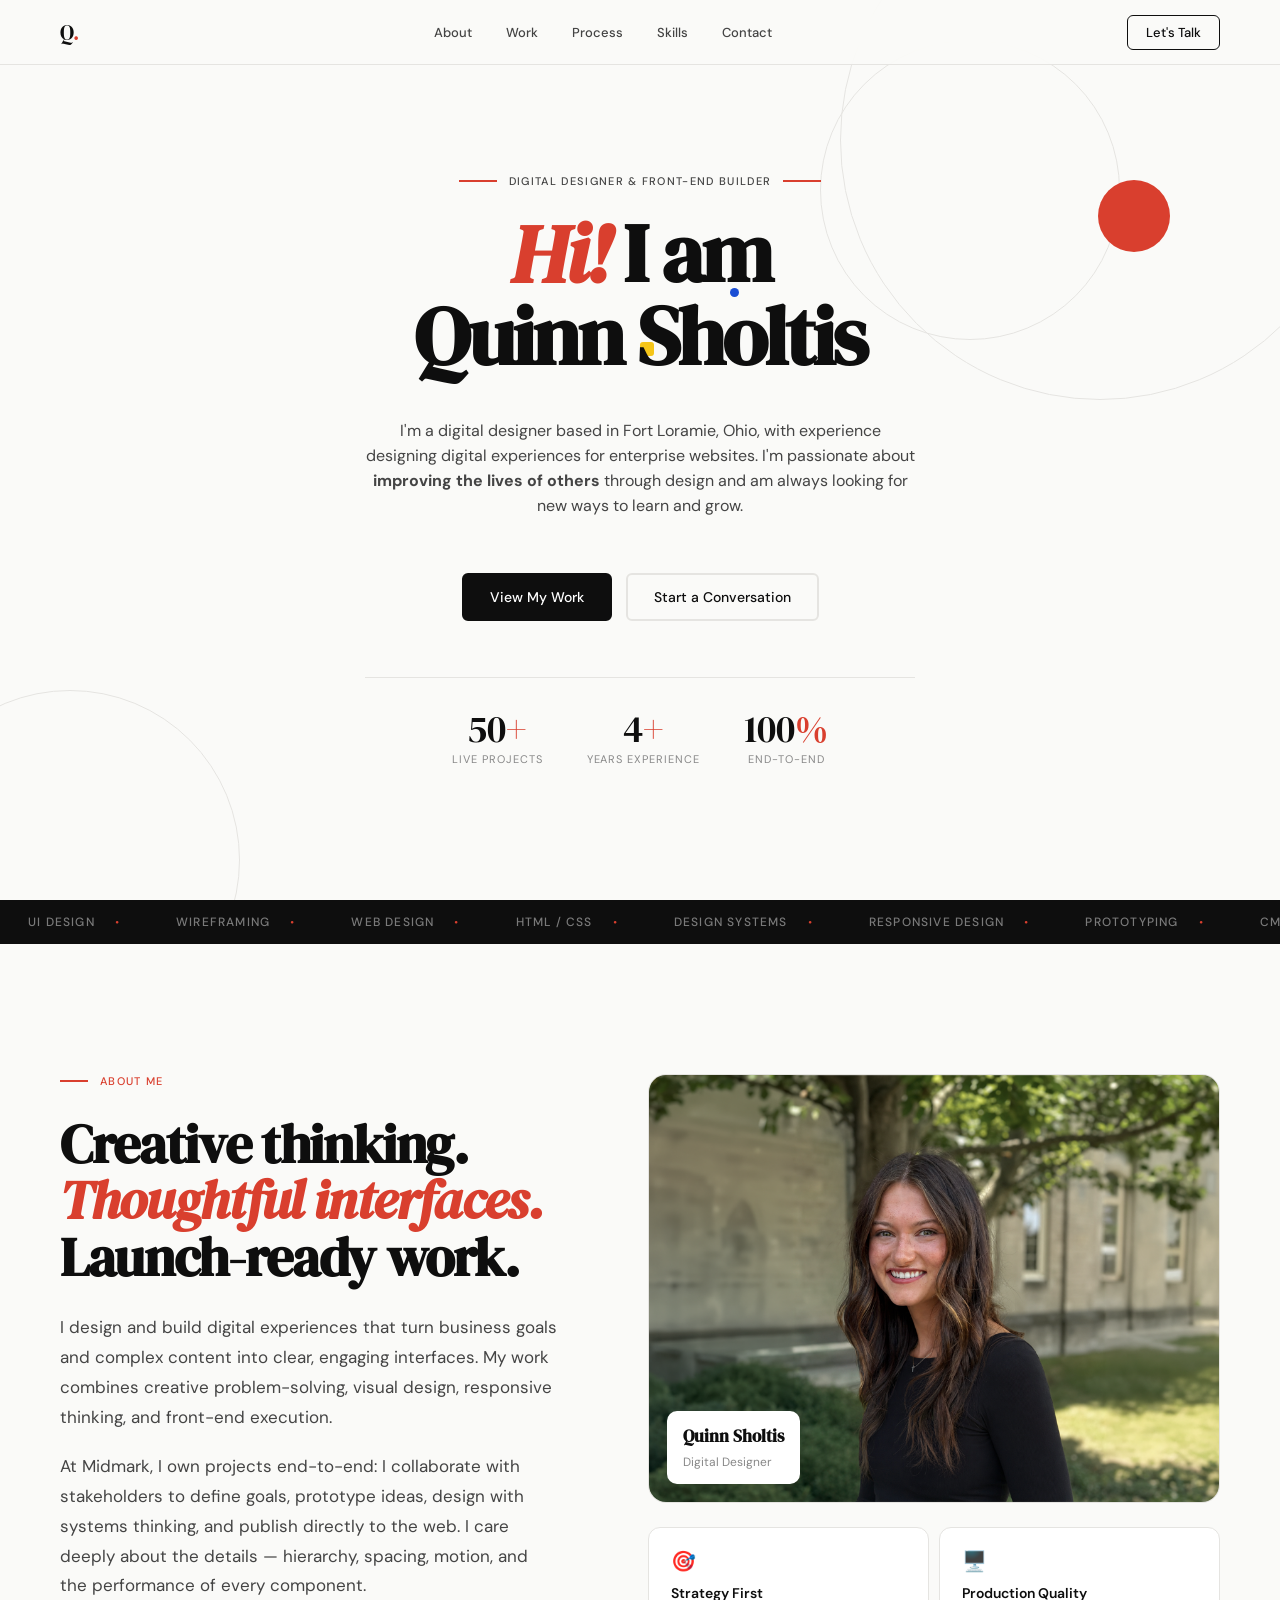
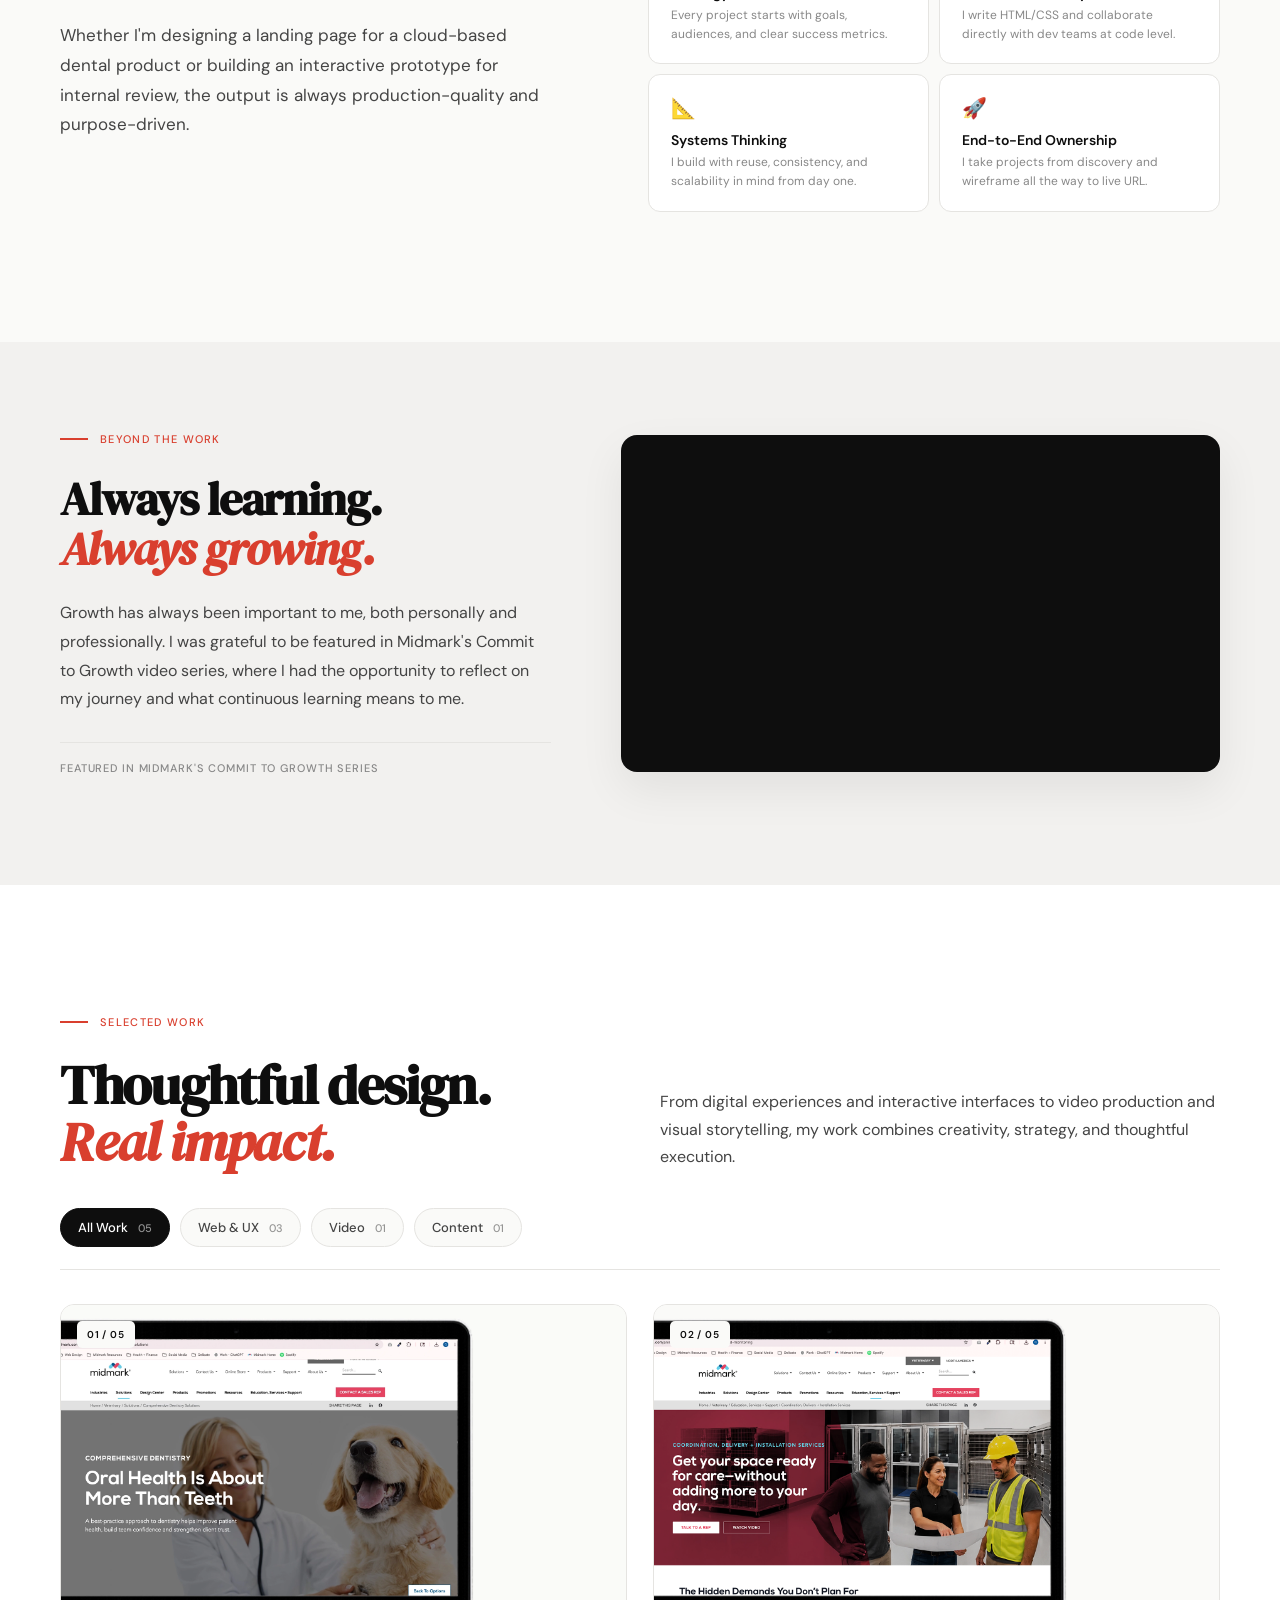
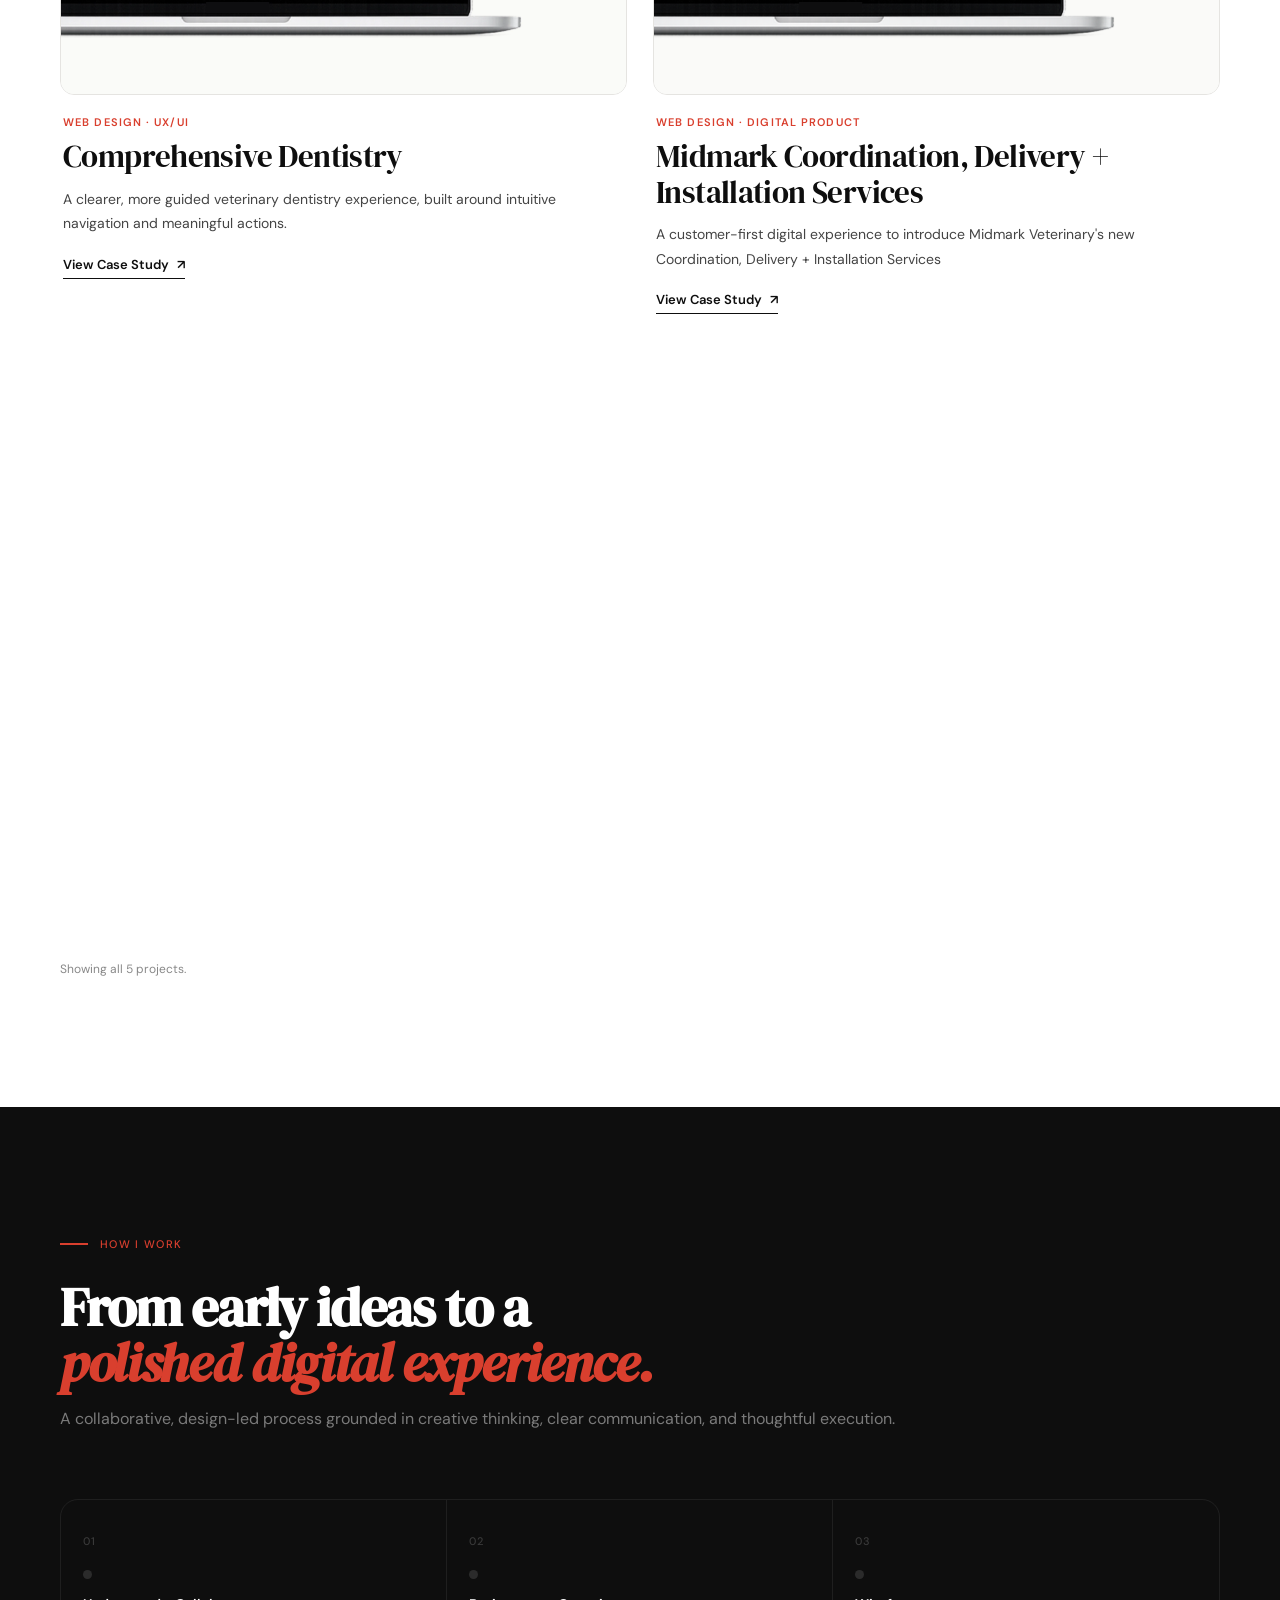
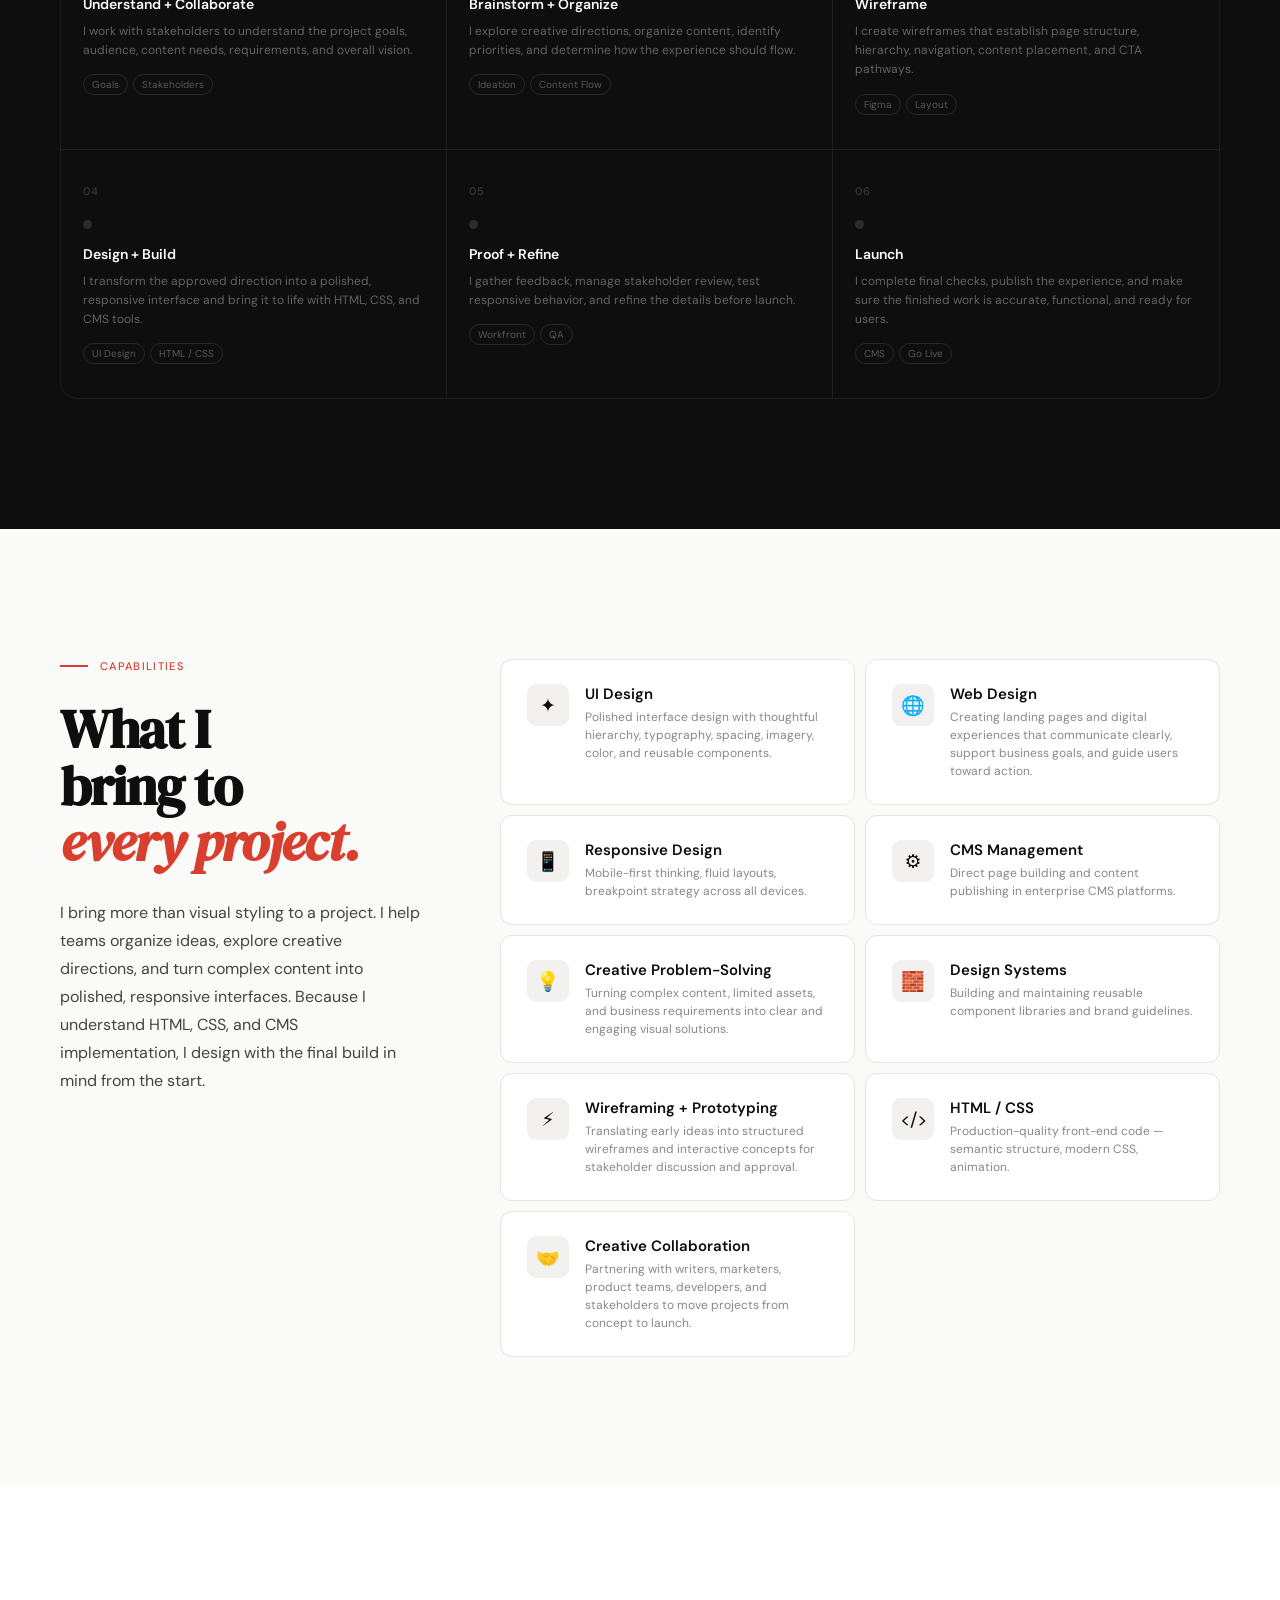
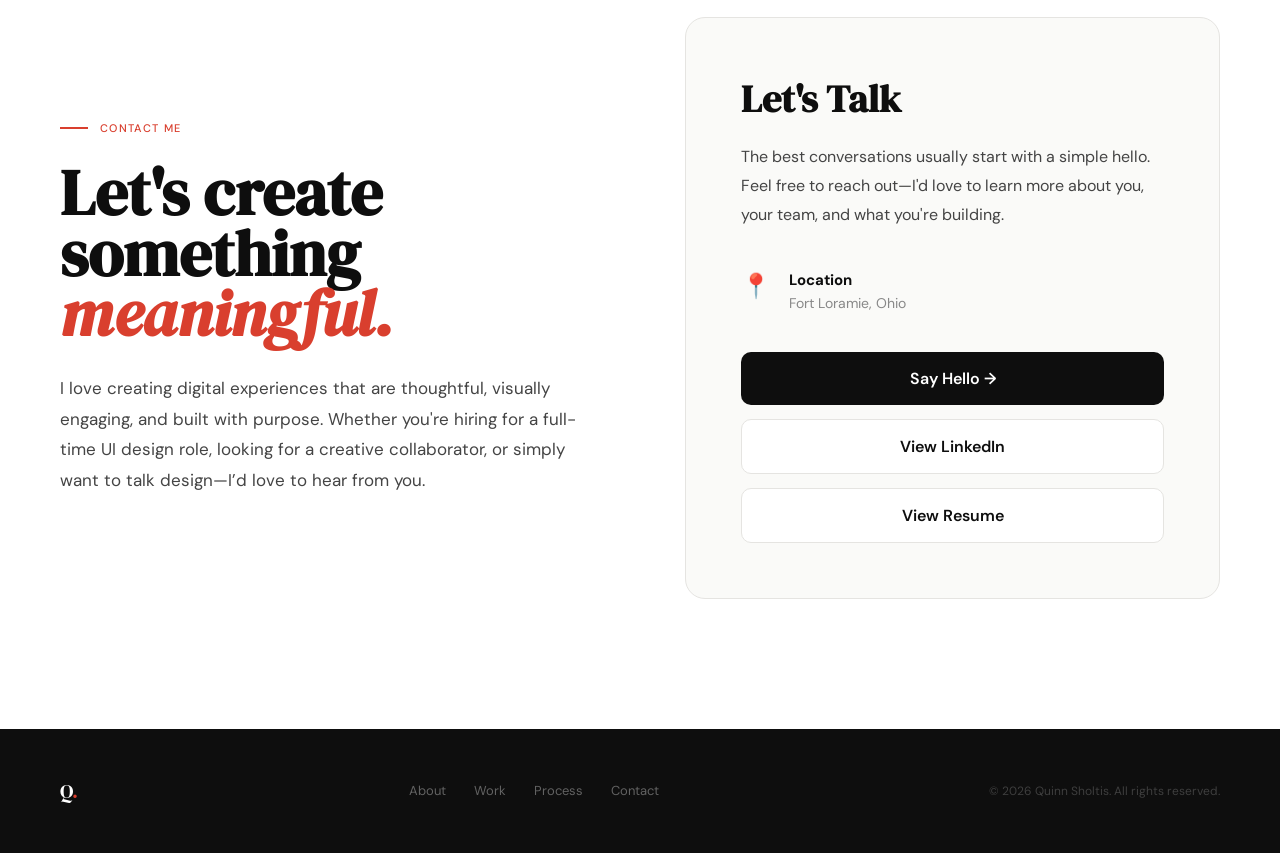
<file: index.html>
<!DOCTYPE html>
<html lang="en">
<head>
  <meta charset="UTF-8" />
  <meta name="viewport" content="width=device-width, initial-scale=1.0" />
  <!-- !! REPLACE: Update your name and title !! -->
  <title>Quinn Sholtis — Digital Designer</title>
  <meta name="description" content="Digital designer specializing in UI/UX, web experiences, and end-to-end digital product design. Currently working with Midmark." />
  <link rel="stylesheet" href="style.css" />
  <style>
    .seat-feature-card .seat-card-visual { background:#e9e8e5; }
    .seat-feature-card .seat-card-visual img { object-position:center 38%; }
    .seat-card-sticker { position:absolute;top:24px;left:24px;padding:9px 12px;background:#fafaf8;color:#0e0e0e;border-radius:4px;font-size:10px;font-weight:700;letter-spacing:.12em; }
    .seat-feature-card .proj-title em {font-style:normal;color:var(--red)}
    .seat-feature-card .proj-img::after {background:var(--red)}
  </style>
</head>
<body>

  <!-- ============================================================
       NAVIGATION
       ============================================================ -->
  <nav id="nav">
    <div class="container nav-inner">
      <!-- !! REPLACE: Your initials or name !! -->
      <a href="#hero" class="nav-logo">Q<span>.</span></a>
      <ul class="nav-links">
        <li><a href="#about">About</a></li>
        <li><a href="#projects">Work</a></li>
        <li><a href="#process">Process</a></li>
        <li><a href="#skills">Skills</a></li>
        <li><a href="#contact">Contact</a></li>
      </ul>
      <a href="#contact" class="nav-cta">Let's Talk</a>
    </div>
  </nav>


  <!-- ============================================================
       HERO
       ============================================================ -->
  <section id="hero">

    <!-- Abstract accent shapes (animated CSS) -->
    <div class="hero-bg" aria-hidden="true">
      <div class="bg-ring bg-ring-1"></div>
      <div class="bg-ring bg-ring-2"></div>
      <div class="bg-dot-red"></div>
      <div class="bg-dot-yellow"></div>
      <div class="bg-dot-blue"></div>
      <div class="bg-ring-bottom"></div>
    </div>

    <div class="container hero-grid">

      <!-- Left: Copy -->
      <div class="hero-left">
        <div class="hero-eyebrow">
          <div class="eyebrow-bar"></div>
          <!-- !! REPLACE: Your actual title / role !! -->
          <span class="eyebrow-text">Digital Designer &amp; Front-End Builder</span>
          <div class="eyebrow-bar"></div>
        </div>

        <!-- !! REPLACE: Your headline statement !! -->
        <h1 class="hero-h1">
          <em>Hi!</em> I am <br>Quinn Sholtis
        </h1>

        <!-- !! REPLACE: Your personal intro statement !! -->
        <p class="hero-sub">
          I'm a digital designer based in Fort Loramie, Ohio, with experience designing digital experiences for enterprise websites. I'm passionate
          about <strong>improving the lives of others</strong> through design and am always looking for new ways to learn and grow. 
        </p>

        <div class="hero-actions">
          <a href="#projects" class="btn btn-primary">View My Work</a>
          <a href="#contact" class="btn btn-ghost">Start a Conversation</a>
        </div>

        <!-- !! REPLACE: Your real stats !! -->
        <div class="hero-stats">
          <div>
            <div class="stat-num">50<em>+</em></div>
            <div class="stat-lbl">Live Projects</div>
          </div>
          <div>
            <div class="stat-num">4<em>+</em></div>
            <div class="stat-lbl">Years Experience</div>
          </div>
          <div>
            <div class="stat-num">100<em>%</em></div>
            <div class="stat-lbl">End-to-End</div>
          </div>
        </div>
      </div>

    </div>
  </section>


  <!-- ============================================================
       TICKER / MARQUEE
       ============================================================ -->
  <div class="ticker" aria-hidden="true">
    <div class="ticker-track">
      <!-- Repeated twice for seamless loop -->
      <span class="ticker-item">UI Design <span class="ticker-dot">·</span></span>
      <span class="ticker-item">Wireframing <span class="ticker-dot">·</span></span>
      <span class="ticker-item">Web Design <span class="ticker-dot">·</span></span>
      <span class="ticker-item">HTML / CSS <span class="ticker-dot">·</span></span>
      <span class="ticker-item">Design Systems <span class="ticker-dot">·</span></span>
      <span class="ticker-item">Responsive Design <span class="ticker-dot">·</span></span>
      <span class="ticker-item">Prototyping <span class="ticker-dot">·</span></span>
      <span class="ticker-item">CMS Management <span class="ticker-dot">·</span></span>
      <span class="ticker-item">Creative Problem-Solving <span class="ticker-dot">·</span></span>
      <span class="ticker-item">Enterprise Products <span class="ticker-dot">·</span></span>
      <!-- duplicate for loop -->
      <span class="ticker-item">UI Design <span class="ticker-dot">·</span></span>
      <span class="ticker-item">Wireframing <span class="ticker-dot">·</span></span>
      <span class="ticker-item">Web Design <span class="ticker-dot">·</span></span>
      <span class="ticker-item">HTML / CSS <span class="ticker-dot">·</span></span>
      <span class="ticker-item">Design Systems <span class="ticker-dot">·</span></span>
      <span class="ticker-item">Responsive Design <span class="ticker-dot">·</span></span>
      <span class="ticker-item">Prototyping <span class="ticker-dot">·</span></span>
      <span class="ticker-item">CMS Management <span class="ticker-dot">·</span></span>
      <span class="ticker-item">Creative Problem-Solving <span class="ticker-dot">·</span></span>
      <span class="ticker-item">Enterprise Products <span class="ticker-dot">·</span></span>
    </div>
  </div>


  <!-- ============================================================
       ABOUT
       ============================================================ -->
  <section id="about">
    <div class="container about-grid">

      <!-- Left: Copy -->
      <div class="reveal">
        <div class="section-eyebrow">About Me</div>
        <!-- !! REPLACE: Your heading !! -->
        <h2 class="section-h">
          Creative thinking.<br>
          <em>Thoughtful interfaces.</em><br>
          Launch-ready work.
        </h2>
        <div class="about-body">
          <!-- !! REPLACE: Your personal bio copy !! -->
          <p>
            I design and build digital experiences that turn business goals and complex
            content into clear, engaging interfaces. My work combines creative
            problem-solving, visual design, responsive thinking, and front-end execution.
          </p>
          <p>
            At Midmark, I own projects end-to-end: I collaborate with stakeholders to 
            define goals, prototype ideas, design with systems thinking, and publish 
            directly to the web. I care deeply about the details — hierarchy, spacing, 
            motion, and the performance of every component.
          </p>
          <p>
            Whether I'm designing a landing page for a cloud-based dental product or 
            building an interactive prototype for internal review, the output is always 
            production-quality and purpose-driven.
          </p>
        </div>
      </div>

      <!-- Right: Photo + pillars -->
      <div class="about-visual reveal delay-2">
      
        <div class="about-img-wrap">
          <img src="headshot-nature.png" alt="Quinn Sholtis headshot">
        
          <div class="about-img-badge">
            <strong>Quinn Sholtis</strong>
            <span>Digital Designer</span>
          </div>
        </div>

        <div class="pillars">
          <div class="pillar">
            <div class="pillar-icon">🎯</div>
            <h4>Strategy First</h4>
            <p>Every project starts with goals, audiences, and clear success metrics.</p>
          </div>
          <div class="pillar">
            <div class="pillar-icon">🖥️</div>
            <h4>Production Quality</h4>
            <p>I write HTML/CSS and collaborate directly with dev teams at code level.</p>
          </div>
          <div class="pillar">
            <div class="pillar-icon">📐</div>
            <h4>Systems Thinking</h4>
            <p>I build with reuse, consistency, and scalability in mind from day one.</p>
          </div>
          <div class="pillar">
            <div class="pillar-icon">🚀</div>
            <h4>End-to-End Ownership</h4>
            <p>I take projects from discovery and wireframe all the way to live URL.</p>
          </div>
        </div>
      </div>

    </div>
  </section>


  <!-- ============================================================
      COMMIT TO GROWTH FEATURE
       ============================================================ -->

<section class="growth-feature" aria-labelledby="growth-title">
  <div class="container">
    <div class="growth-layout reveal">

      <div class="growth-copy">
        <div class="section-eyebrow">Beyond the Work</div>

        <h2 class="section-h" id="growth-title">
          Always learning.<br>
          <em>Always growing.</em>
        </h2>

        <p>
          Growth has always been important to me, both personally
          and professionally. I was grateful to be featured in
          Midmark's Commit to Growth video series, where I had
          the opportunity to reflect on my journey and what
          continuous learning means to me.
        </p>

        <span class="growth-credit">
          Featured in Midmark's Commit to Growth series
        </span>
      </div>

      
<div class="growth-media">
  <iframe
    src="https://www.youtube-nocookie.com/embed/o_CEWhIncIY"
    title="Quinn Sholtis | Midmark Commit to Growth"
    loading="lazy"
    allow="accelerometer; autoplay; clipboard-write; encrypted-media; gyroscope; picture-in-picture; web-share"
    referrerpolicy="strict-origin-when-cross-origin"
    allowfullscreen>
  </iframe>
</div>


    </div>
  </div>
</section>


  <!-- ============================================================
       SELECTED WORK — EDITORIAL PROJECT GALLERY
       ============================================================ -->
  <section id="projects" class="portfolio-gallery" aria-labelledby="projects-title">
    <div class="container">
      <div class="projects-header reveal">
        <div>
          <div class="section-eyebrow">Selected Work</div>
          <h2 class="section-h" id="projects-title">Thoughtful design.<br><em>Real impact.</em></h2>
        </div>
        <p class="projects-sub">From digital experiences and interactive interfaces to video production and visual storytelling, my work combines creativity, strategy, and thoughtful execution.</p>
      </div>
      <div class="gallery-filters" role="group" aria-label="Filter projects by discipline">
        <button type="button" class="gallery-filter is-active" data-filter="all" aria-pressed="true">All Work <span>05</span></button>
        <button type="button" class="gallery-filter" data-filter="web" aria-pressed="false">Web &amp; UX <span>03</span></button>
        <button type="button" class="gallery-filter" data-filter="video" aria-pressed="false">Video <span>01</span></button>
        <button type="button" class="gallery-filter" data-filter="content" aria-pressed="false">Content <span>01</span></button>
      </div>
      <div class="gallery-grid" id="gallery-grid">
        <article class="gallery-card reveal" data-category="web">
          <a class="gallery-card__image" href="comprehensive-dentistry.html" aria-label="View Case Study: Comprehensive Dentistry">
            <img src="CD-portfolio-nav.webp" alt="Midmark comprehensive dentistry website preview" loading="lazy">
            <span class="gallery-card__number">01 / 05</span>
          </a>
          <div class="gallery-card__body">
            <span class="gallery-card__category">WEB DESIGN · UX/UI</span>
            <h3 class="gallery-card__title">Comprehensive Dentistry</h3>
            <p class="gallery-card__description">A clearer, more guided veterinary dentistry experience, built around intuitive navigation and meaningful actions.</p>
            <a class="gallery-card__link" href="comprehensive-dentistry.html" target="_blank" rel="noopener noreferrer">View Case Study <span aria-hidden="true">↗</span></a>
          </div>
        </article>
        <article class="gallery-card reveal" data-category="web">
          <a class="gallery-card__image" href="midmark-services.html" target="_blank" rel="noopener noreferrer" aria-label="View live site: Midmark Smart View™">
            <img src="SM-portfolio-nav.webp" alt="Midmark services lp" loading="lazy">
            <span class="gallery-card__number">02 / 05</span>
          </a>
          <div class="gallery-card__body">
            <span class="gallery-card__category">WEB DESIGN · DIGITAL PRODUCT</span>
            <h3 class="gallery-card__title">Midmark Coordination, Delivery + Installation Services</h3>
            <p class="gallery-card__description">A customer-first digital experience to introduce Midmark Veterinary's new Coordination, Delivery + Installation Services</p>
            <a class="gallery-card__link" href="midmark-services.html" target="_blank" rel="noopener noreferrer">View Case Study <span aria-hidden="true">↗</span></a>
          </div>
        </article>
        <article class="gallery-card reveal" data-category="content">
          <a class="gallery-card__image" href="seat-suite.html" aria-label="View case study: Seat Suite — Creative That Connects">
            <img src="seat-suite-02-action.jpeg" alt="Seat Suite organizer on a stadium seat" loading="lazy">
            <span class="gallery-card__number">03 / 05</span>
          </a>
          <div class="gallery-card__body">
            <span class="gallery-card__category">SOCIAL CONTENT · BRAND STORYTELLING</span>
            <h3 class="gallery-card__title">Seat Suite — Creative That Connects</h3>
            <p class="gallery-card__description">Turning a familiar game-day frustration into engaging social-first product storytelling.</p>
            <a class="gallery-card__link" href="seat-suite.html">View case study <span aria-hidden="true">↗</span></a>
          </div>
        </article>
        <article class="gallery-card reveal" data-category="video">
          <a class="gallery-card__image" href="midmark-monitor.html" aria-label="View case study: Midmark Multiparameter Monitor">
            <img src="thumbnail-mmm.png" alt="Midmark Multiparameter Monitor training video thumbnail" loading="lazy">
            <span class="gallery-card__number">04 / 05</span>
          </a>
          <div class="gallery-card__body">
            <span class="gallery-card__category">VIDEO · INSTRUCTIONAL DESIGN</span>
            <h3 class="gallery-card__title">Midmark Multiparameter Monitor</h3>
            <p class="gallery-card__description">Transforming extensive clinical footage into a navigable training video with original effects, captions, and chapters.</p>
            <a class="gallery-card__link" href="midmark-monitor.html">View case study <span aria-hidden="true">↗</span></a>
          </div>
        </article>
      </div>
      <p class="gallery-empty" id="gallery-status" role="status" aria-live="polite">Showing all 5 projects.</p>
    </div>
  </section>

  <!-- ============================================================
       PROCESS
       ============================================================ -->
<!-- ============================================================
     PROCESS
     ============================================================ -->
     <section id="process">
      <div class="container">
    
        <div class="reveal">
          <div class="section-eyebrow">How I Work</div>
    
          <h2 class="section-h">
            From early ideas to a<br>
            <em>polished digital experience.</em>
          </h2>
    
          <p class="section-sub">
            A collaborative, design-led process grounded in creative thinking,
            clear communication, and thoughtful execution.
          </p>
        </div>
    
        <div class="process-steps reveal delay-2">
    
          <div class="step">
            <div class="step-n">01</div>
            <div class="step-dot"></div>
            <div class="step-ttl">Understand + Collaborate</div>
            <div class="step-dsc">
              I work with stakeholders to understand the project goals,
              audience, content needs, requirements, and overall vision.
            </div>
            <div class="step-tools">
              <span class="step-tool">Goals</span>
              <span class="step-tool">Stakeholders</span>
            </div>
          </div>
    
          <div class="step">
            <div class="step-n">02</div>
            <div class="step-dot"></div>
            <div class="step-ttl">Brainstorm + Organize</div>
            <div class="step-dsc">
              I explore creative directions, organize content, identify priorities,
              and determine how the experience should flow.
            </div>
            <div class="step-tools">
              <span class="step-tool">Ideation</span>
              <span class="step-tool">Content Flow</span>
            </div>
          </div>
    
          <div class="step">
            <div class="step-n">03</div>
            <div class="step-dot"></div>
            <div class="step-ttl">Wireframe</div>
            <div class="step-dsc">
              I create wireframes that establish page structure, hierarchy,
              navigation, content placement, and CTA pathways.
            </div>
            <div class="step-tools">
              <span class="step-tool">Figma</span>
              <span class="step-tool">Layout</span>
            </div>
          </div>
    
          <div class="step">
            <div class="step-n">04</div>
            <div class="step-dot"></div>
            <div class="step-ttl">Design + Build</div>
            <div class="step-dsc">
              I transform the approved direction into a polished, responsive
              interface and bring it to life with HTML, CSS, and CMS tools.
            </div>
            <div class="step-tools">
              <span class="step-tool">UI Design</span>
              <span class="step-tool">HTML / CSS</span>
            </div>
          </div>
    
          <div class="step">
            <div class="step-n">05</div>
            <div class="step-dot"></div>
            <div class="step-ttl">Proof + Refine</div>
            <div class="step-dsc">
              I gather feedback, manage stakeholder review, test responsive
              behavior, and refine the details before launch.
            </div>
            <div class="step-tools">
              <span class="step-tool">Workfront</span>
              <span class="step-tool">QA</span>
            </div>
          </div>
    
          <div class="step">
            <div class="step-n">06</div>
            <div class="step-dot"></div>
            <div class="step-ttl">Launch</div>
            <div class="step-dsc">
              I complete final checks, publish the experience, and make sure
              the finished work is accurate, functional, and ready for users.
            </div>
            <div class="step-tools">
              <span class="step-tool">CMS</span>
              <span class="step-tool">Go Live</span>
            </div>
          </div>
    
        </div>
      </div>
    </section>


  <!-- ============================================================
       SKILLS
       ============================================================ -->
  <section id="skills">
    <div class="container skills-layout">

      <!-- Left -->
      <div class="reveal">
        <div class="section-eyebrow">Capabilities</div>
        <h2 class="section-h">
          What I<br>bring to<br><em>every project.</em>
        </h2>
        <p class="skills-intro">
          I bring more than visual styling to a project. I help teams organize ideas,
          explore creative directions, and turn complex content into polished,
          responsive interfaces. Because I understand HTML, CSS, and CMS implementation,
          I design with the final build in mind from the start.
        </p>
      </div>

      <!-- Right: skills grid -->
      <div class="skills-grid reveal delay-2">

        <div class="skill">
          <div class="skill-icon">✦</div>
          <div>
            <div class="skill-name">UI Design</div>
            <div class="skill-desc">
              Polished interface design with thoughtful hierarchy, typography,
              spacing, imagery, color, and reusable components.
            </div>
          </div>
        </div>


        <div class="skill">
          <div class="skill-icon">🌐</div>
          <div>
            <div class="skill-name">Web Design</div>
            <div class="skill-desc">
              Creating landing pages and digital experiences that communicate
              clearly, support business goals, and guide users toward action.
            </div>
          </div>
        </div>

        <div class="skill">
          <div class="skill-icon">📱</div>
          <div>
            <div class="skill-name">Responsive Design</div>
            <div class="skill-desc">Mobile-first thinking, fluid layouts, breakpoint strategy across all devices.</div>
          </div>
        </div>

        <div class="skill">
          <div class="skill-icon">⚙️</div>
          <div>
            <div class="skill-name">CMS Management</div>
            <div class="skill-desc">Direct page building and content publishing in enterprise CMS platforms.</div>
          </div>
        </div>

        <div class="skill">
          <div class="skill-icon">💡</div>
          <div>
            <div class="skill-name">Creative Problem-Solving</div>
            <div class="skill-desc">
              Turning complex content, limited assets, and business requirements
              into clear and engaging visual solutions.
            </div>
          </div>
        </div>

        <div class="skill">
          <div class="skill-icon">🧱</div>
          <div>
            <div class="skill-name">Design Systems</div>
            <div class="skill-desc">Building and maintaining reusable component libraries and brand guidelines.</div>
          </div>
        </div>

        <div class="skill">
          <div class="skill-icon">⚡</div>
          <div>
            <div class="skill-name">Wireframing + Prototyping</div>
            <div class="skill-desc">
              Translating early ideas into structured wireframes and interactive
              concepts for stakeholder discussion and approval.
            </div>
          </div>
        </div>

        <div class="skill">
          <div class="skill-icon">&lt;/&gt;</div>
          <div>
            <div class="skill-name">HTML / CSS</div>
            <div class="skill-desc">Production-quality front-end code — semantic structure, modern CSS, animation.</div>
          </div>
        </div>

        <div class="skill">
          <div class="skill-icon">🤝</div>
          <div>
            <div class="skill-name">Creative Collaboration</div>
            <div class="skill-desc">
              Partnering with writers, marketers, product teams, developers,
              and stakeholders to move projects from concept to launch.
            </div>
          </div>
        </div>

      </div>
    </div>
  </section>


  <!-- ============================================================
       CONTACT
       ============================================================ -->
<!-- ============================================================
     CONTACT
     ============================================================ -->
     <section id="contact">
      <div class="container contact-layout">
  
          <!-- Left -->
          <div class="reveal">
  
              <div class="section-eyebrow">Contact me</div>
  
              <h2 class="contact-h">
                  Let's create<br>
                  something<br>
                  <em>meaningful.</em>
              </h2>
  
              <p class="contact-sub">
                  I love creating digital experiences that are thoughtful,
                  visually engaging, and built with purpose. Whether you're
                  hiring for a full-time UI design role, looking for a creative
                  collaborator, or simply want to talk design—I’d love to hear
                  from you.
              </p>
  
          </div>
  
  
          <!-- Right -->
          <div class="contact-card reveal delay-2">
  
              <h3>Let's Talk</h3>
  
              <p>
                  The best conversations usually start with a simple hello.
                  Feel free to reach out—I'd love to learn more about you,
                  your team, and what you're building.
              </p>
  
              <div class="contact-info">
  
                  <div class="contact-info-item">
                      <span>📍</span>
                      <div>
                          <strong>Location</strong>
                          <p>Fort Loramie, Ohio</p>
                      </div>
                  </div>

              </div>
  
              <div class="contact-buttons">
  
                  <a href="mailto:qsholtis@gmail.com" class="contact-btn">
                      Say Hello →
                  </a>
  
                  <a href="https://www.linkedin.com/in/quinn-sholtis-520860260"
                     target="_blank"
                     class="contact-btn secondary">
                      View LinkedIn
                  </a>
  
                  <a href="Quinn_Sholtis_Resume.pdf"
                     target="_blank"
                     class="contact-btn secondary">
                      View Resume
                  </a>
  
              </div>
          </div>
  
      </div>
  </section>


  <!-- ============================================================
       FOOTER
       ============================================================ -->
  <footer>
    <div class="container foot">
      <!-- !! REPLACE: Your initial/name !! -->
      <div class="foot-logo">Q<span>.</span></div>
      <ul class="foot-links">
        <li><a href="#about">About</a></li>
        <li><a href="#projects">Work</a></li>
        <li><a href="#process">Process</a></li>
        <li><a href="#contact">Contact</a></li>
      </ul>
      <!-- !! REPLACE: Your name !! -->
      <span class="foot-copy">© 2026 Quinn Sholtis. All rights reserved.</span>
    </div>
  </footer>


  <!-- ============================================================
       SCRIPTS
       ============================================================ -->
  <script>
    /* ── Nav scroll shadow ────────────────────────────────── */
    const nav = document.getElementById('nav');
    window.addEventListener('scroll', () => {
      nav.classList.toggle('scrolled', window.scrollY > 30);
    }, { passive: true });

    /* ── Scroll reveal observer ───────────────────────────── */
    const revealEls = document.querySelectorAll('.reveal');
    const observer = new IntersectionObserver((entries) => {
      entries.forEach(entry => {
        if (entry.isIntersecting) {
          entry.target.classList.add('visible');
          observer.unobserve(entry.target);
        }
      });
    }, { threshold: 0.12, rootMargin: '0px 0px -40px 0px' });
    revealEls.forEach(el => observer.observe(el));

    /* ── Project category filtering ──────────────────────── */
    const galleryFilters = document.querySelectorAll('.gallery-filter');
    const galleryCards = document.querySelectorAll('.gallery-card');
    const galleryStatus = document.getElementById('gallery-status');
    galleryFilters.forEach(button => {
      button.addEventListener('click', () => {
        const category = button.dataset.filter;
        galleryFilters.forEach(filter => {
          const selected = filter === button;
          filter.classList.toggle('is-active', selected);
          filter.setAttribute('aria-pressed', String(selected));
        });
        let count = 0;
        galleryCards.forEach(card => {
          const visible = category === 'all' || card.dataset.category === category;
          card.hidden = !visible;
          if (visible) count++;
        });
        galleryStatus.textContent = `Showing ${count} ${count === 1 ? 'project' : 'projects'}.`;
      });
    });

    /* ── Copyright year ───────────────────────────────────── */
    document.querySelectorAll('.foot-copy').forEach(el => {
      el.textContent = el.textContent.replace('2025', new Date().getFullYear());
    });
  </script>

</body>
</html>
</file>
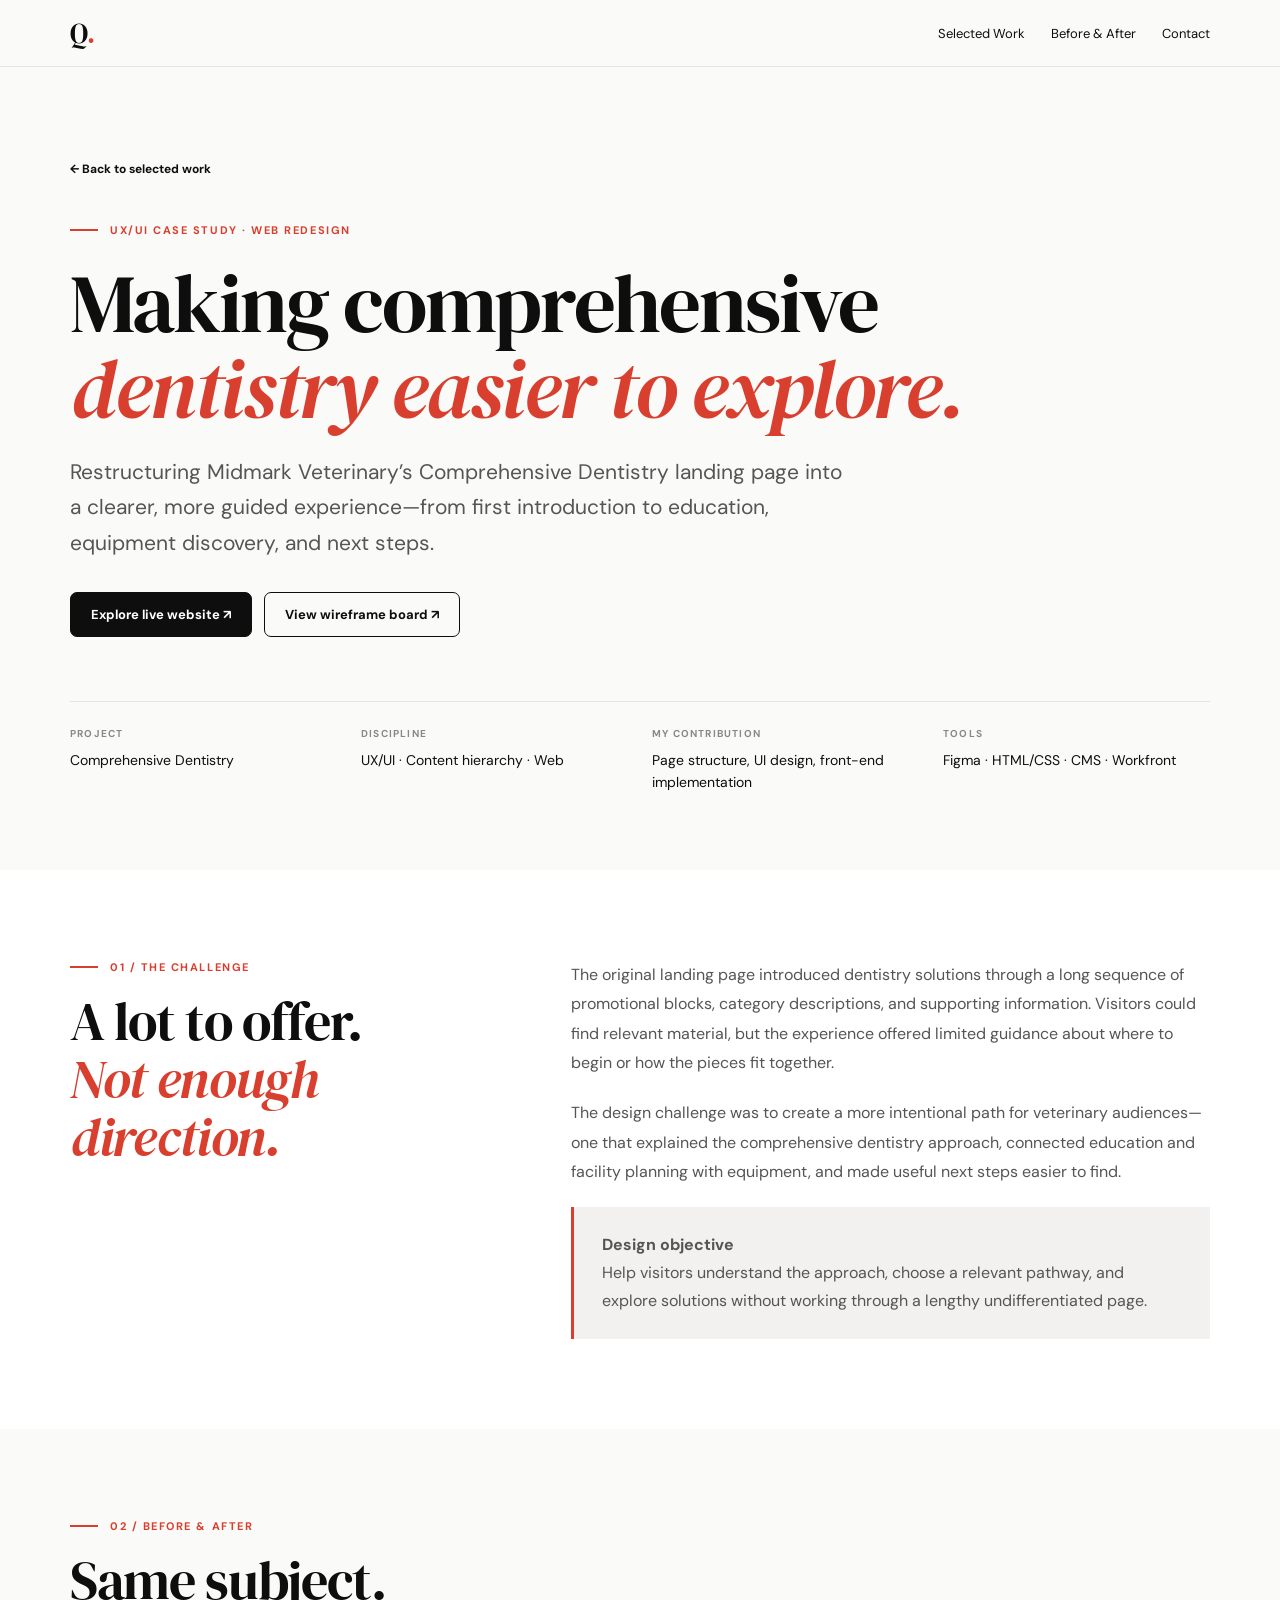
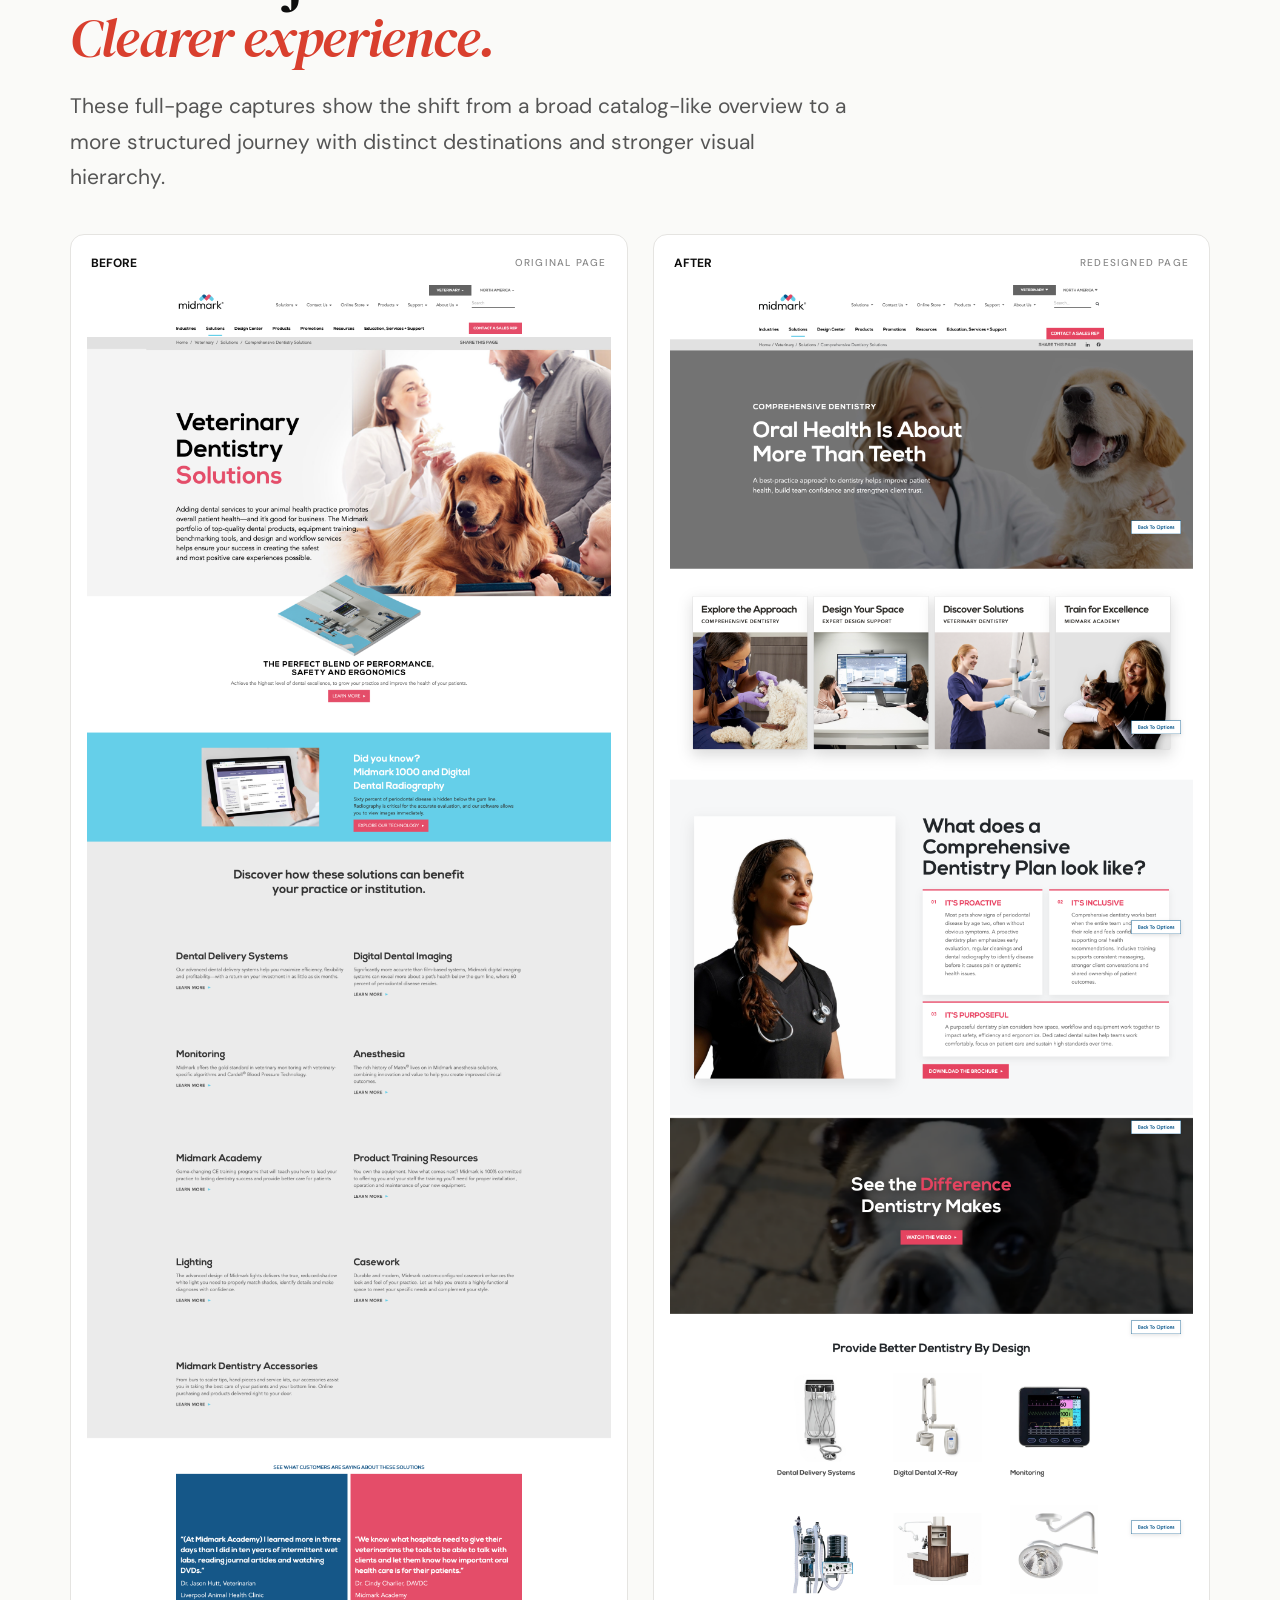
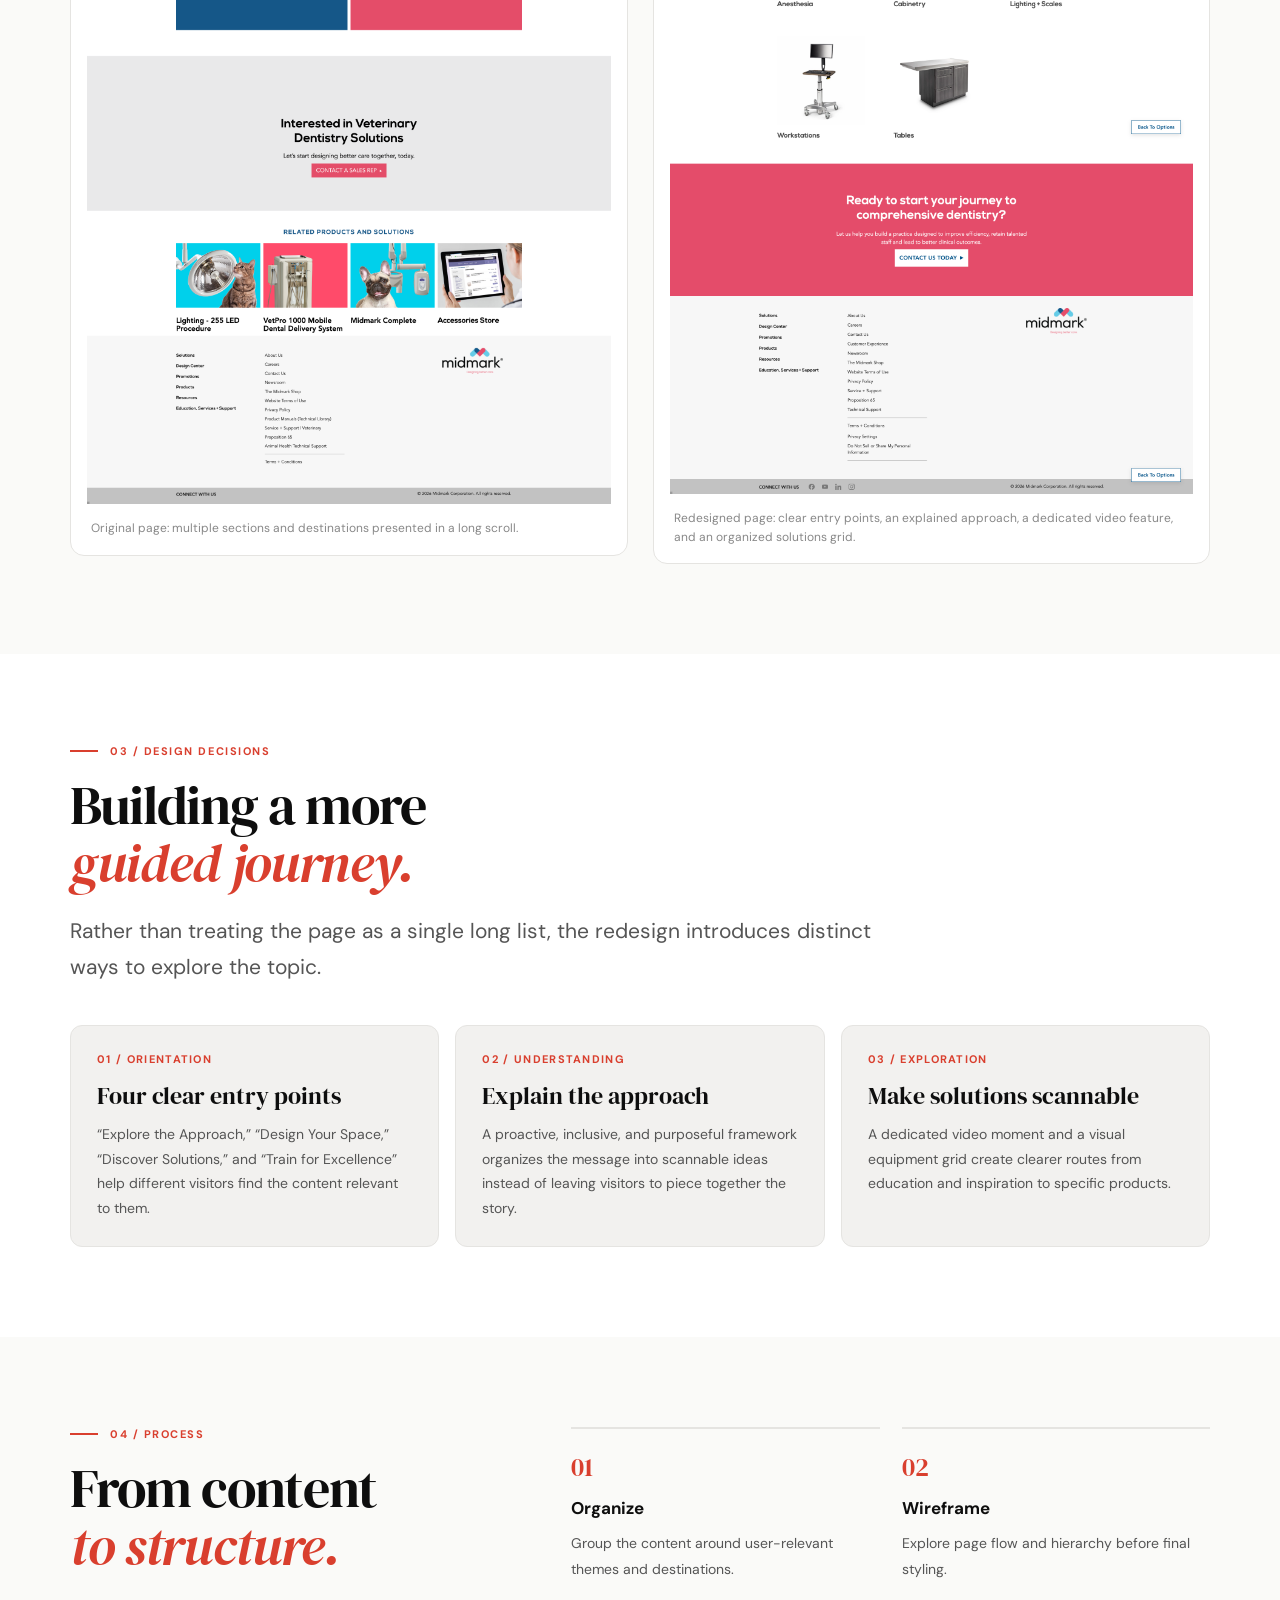
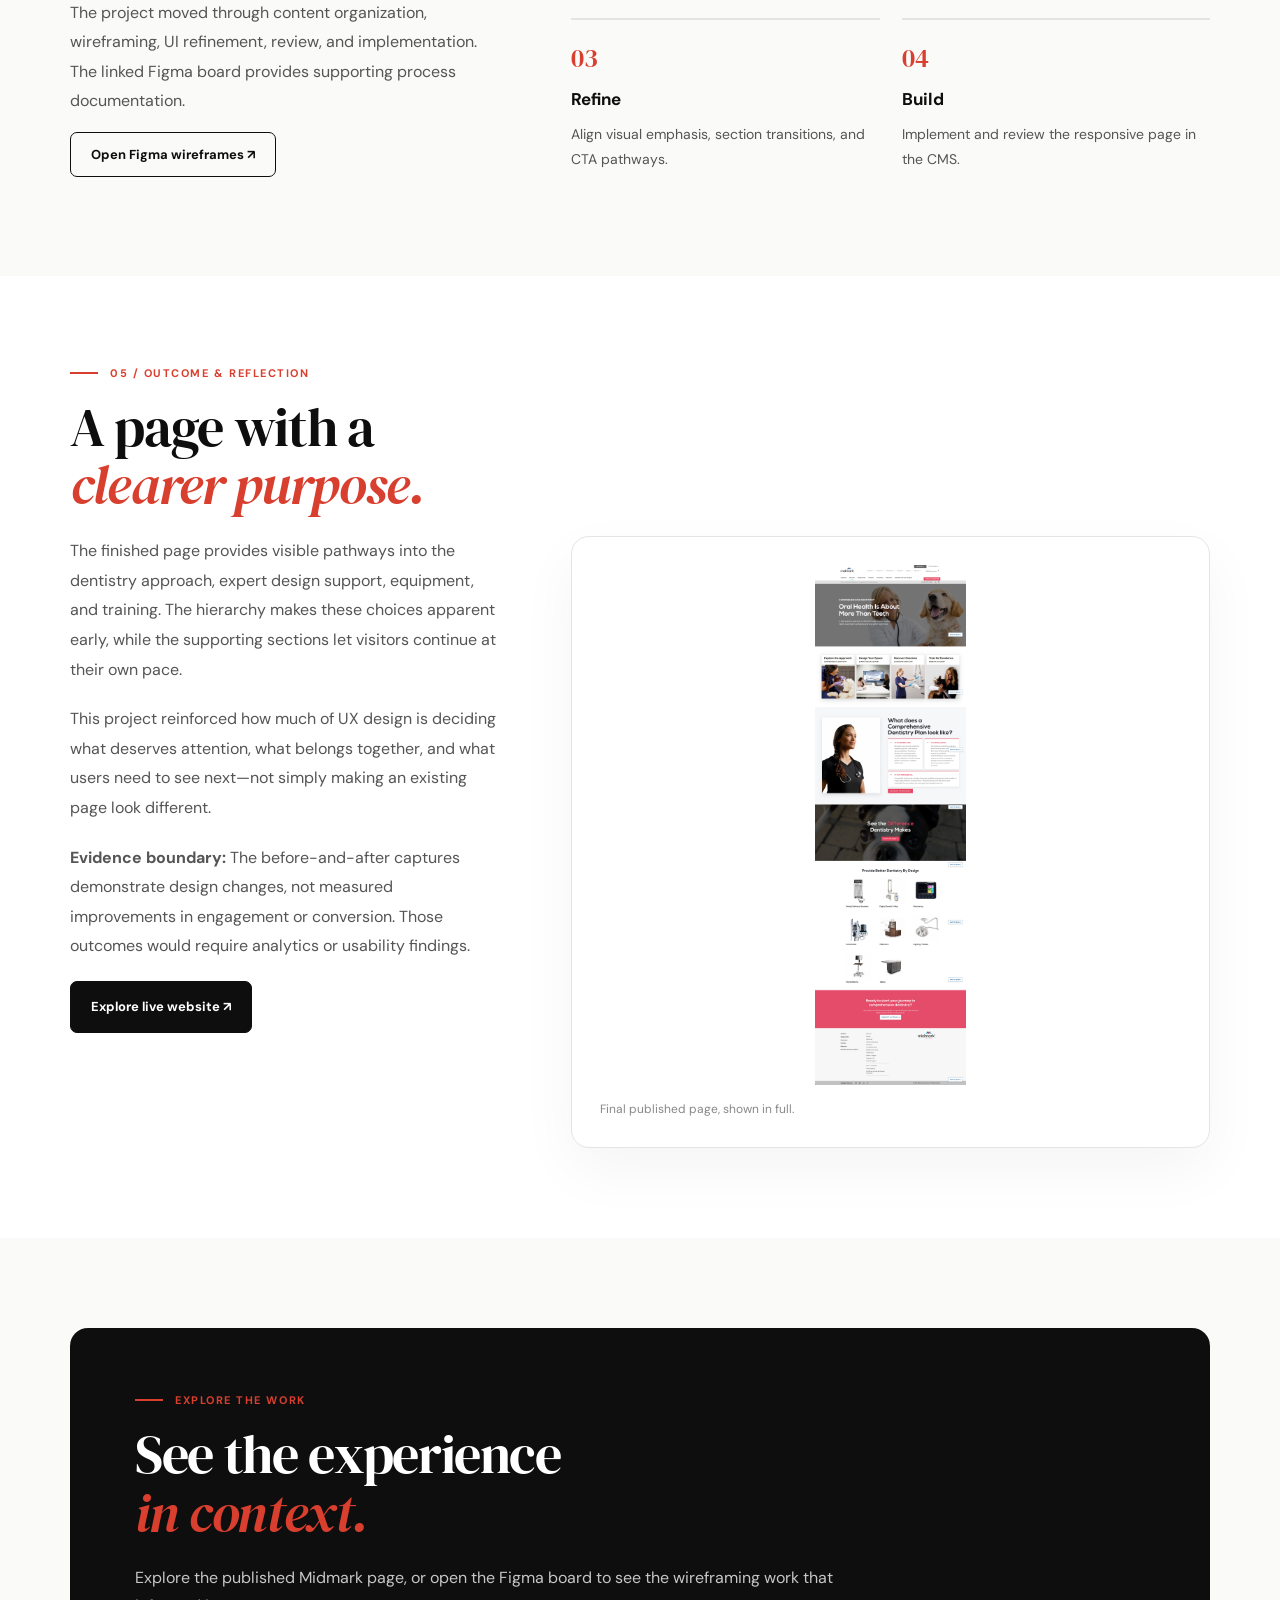
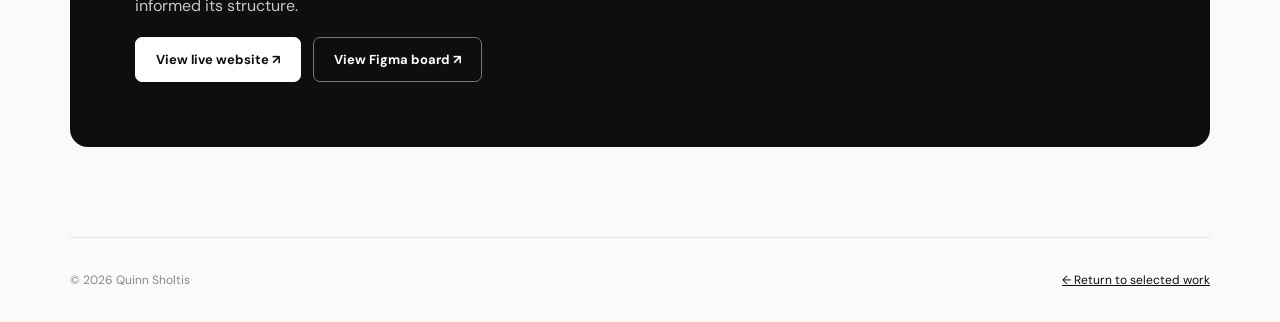
<file: comprehensive-dentistry.html>
<!doctype html>
<html lang="en"><head><meta charset="utf-8"><meta name="viewport" content="width=device-width,initial-scale=1">
<title>Comprehensive Dentistry — UX/UI Case Study | Quinn Sholtis</title>
<meta name="description" content="A UX/UI case study on restructuring Midmark Veterinary's Comprehensive Dentistry experience through clearer navigation, hierarchy, and product discovery.">
<link rel="preconnect" href="https://fonts.googleapis.com"><link rel="preconnect" href="https://fonts.gstatic.com" crossorigin>
<link href="https://fonts.googleapis.com/css2?family=DM+Serif+Display:ital@0;1&family=DM+Sans:wght@400;500;600;700&display=swap" rel="stylesheet">
<style>
:root{--ink:#0e0e0e;--muted:#555;--soft:#888;--paper:#fafaf8;--pale:#f2f1ef;--line:#e5e4e1;--red:#d93f2e;--serif:'DM Serif Display',Georgia,serif;--sans:'DM Sans',Arial,sans-serif}*{box-sizing:border-box}html{scroll-behavior:smooth}body{margin:0;background:var(--paper);color:var(--ink);font-family:var(--sans);-webkit-font-smoothing:antialiased}a{color:inherit}img{display:block;max-width:100%}.container{width:min(1140px,92vw);margin:auto}.nav{position:sticky;top:0;z-index:30;background:rgba(250,250,248,.96);border-bottom:1px solid var(--line);backdrop-filter:blur(14px)}.navin{min-height:66px;display:flex;align-items:center;justify-content:space-between;gap:20px}.logo{font:27px var(--serif);text-decoration:none}.logo span{color:var(--red)}.navlinks{display:flex;align-items:center;gap:26px;font-size:13px}.navlinks a{text-decoration:none}.navlinks a:hover{color:var(--red)}.eyebrow{font-size:11px;text-transform:uppercase;letter-spacing:.14em;font-weight:700;color:var(--red);display:flex;align-items:center;gap:12px}.eyebrow:before{content:'';width:28px;height:2px;background:var(--red)}h1,h2,h3,p{margin-top:0}h1,h2{font-family:var(--serif);font-weight:400;letter-spacing:-.025em}h1{font-size:clamp(48px,6.5vw,90px);line-height:1.02;margin:24px 0}h2{font-size:clamp(36px,4.2vw,58px);line-height:1.08;margin:18px 0 22px}h1 em,h2 em{color:var(--red);font-weight:400}.lead{font-size:clamp(17px,2vw,21px);line-height:1.7;color:var(--muted);max-width:780px}.btns{display:flex;gap:12px;flex-wrap:wrap}.btn{display:inline-flex;align-items:center;justify-content:center;text-decoration:none;padding:13px 20px;border-radius:7px;font-size:13px;font-weight:700;border:1px solid var(--ink);transition:transform .2s,background .2s}.btn:hover{transform:translateY(-2px)}.btn.dark{background:var(--ink);color:white}.btn.dark:hover{background:var(--red);border-color:var(--red)}.btn.outline{background:transparent}.btn.outline:hover{background:var(--pale)}.hero{padding:90px 0 76px}.hero .btns{margin-top:30px}.meta{display:grid;grid-template-columns:repeat(4,1fr);border-top:1px solid var(--line);margin-top:64px;padding-top:25px;gap:24px}.meta b,.meta span{display:block}.meta b{font-size:10px;letter-spacing:.12em;text-transform:uppercase;color:var(--soft);margin-bottom:9px}.meta span{font-size:14px;line-height:1.6}.section{padding:90px 0}.section.alt{background:white}.split{display:grid;grid-template-columns:.8fr 1.2fr;gap:75px;align-items:start}.copy{font-size:16px;line-height:1.85;color:var(--muted)}.copy p{margin-bottom:20px}.highlight{padding:24px 28px;background:var(--pale);border-left:3px solid var(--red);font-size:16px;line-height:1.75}.preview{border:1px solid var(--line);border-radius:18px;background:#fff;padding:28px;box-shadow:0 22px 60px rgba(0,0,0,.045)}.preview img{width:100%;height:auto;max-height:520px;object-fit:contain;object-position:top}.preview figcaption,.longshot figcaption{font-size:12px;line-height:1.6;color:var(--soft);margin-top:15px}.overview{display:grid;grid-template-columns:repeat(3,1fr);gap:16px;margin-top:40px}.mini{background:var(--pale);padding:26px;border:1px solid var(--line);border-radius:12px}.mini small{display:block;color:var(--red);font-size:11px;letter-spacing:.12em;font-weight:700;margin-bottom:13px}.mini h3{font:24px var(--serif);margin-bottom:10px}.mini p{font-size:14px;line-height:1.75;color:var(--muted);margin:0}.comparison{display:grid;grid-template-columns:1fr 1fr;gap:25px;align-items:start;margin-top:38px}.longshot{margin:0;background:white;border:1px solid var(--line);border-radius:14px;padding:16px;overflow:hidden}.longshot .label{display:flex;justify-content:space-between;align-items:center;padding:4px 4px 14px;font-weight:700;font-size:12px}.longshot .label span{font-size:10px;color:var(--soft);font-weight:500;letter-spacing:.12em}.longshot img{width:100%;height:auto}.longshot figcaption{padding:0 4px}.steps{display:grid;grid-template-columns:repeat(3,1fr);gap:22px;margin-top:36px}.step{border-top:2px solid var(--line);padding-top:20px}.step strong{font:26px var(--serif);color:var(--red)}.step h3{font-size:17px;margin:12px 0}.step p{font-size:14px;line-height:1.8;color:var(--muted)}.cta-panel{background:var(--ink);color:white;padding:65px;border-radius:18px}.cta-panel p{color:#c6c6c6;max-width:720px;line-height:1.8}.cta-panel .btn.dark{background:white;color:var(--ink);border-color:white}.cta-panel .btn.outline{border-color:#777;color:white}.foot{padding:34px 0;border-top:1px solid var(--line);display:flex;justify-content:space-between;gap:20px;font-size:12px;color:var(--soft)}.foot a{color:var(--ink)}.note{font-size:12px;color:var(--soft);line-height:1.7;margin-top:16px}.wide{max-width:850px}.visual-note{border:1px dashed #bbb;border-radius:12px;padding:28px;background:var(--pale);margin-top:30px}.visual-note p{margin:10px 0 0;color:var(--muted);line-height:1.7}.back{font-size:12px;text-decoration:none;font-weight:700}.back:hover{color:var(--red)}@media(max-width:850px){.split{grid-template-columns:1fr;gap:24px}.overview,.steps{grid-template-columns:1fr 1fr}.meta{grid-template-columns:1fr 1fr}.section{padding:65px 0}}@media(max-width:600px){.hero{padding:55px 0}.navlinks{gap:12px}.navlinks a:nth-child(2){display:none}.comparison,.overview,.steps{grid-template-columns:1fr}.cta-panel{padding:32px 24px}.foot{flex-direction:column}.preview{padding:12px}}@media(prefers-reduced-motion:reduce){html{scroll-behavior:auto}.btn{transition:none}}
</style></head><body>
<header class="nav"><div class="container navin"><a class="logo" href="index.html#hero" aria-label="Portfolio homepage">Q<span>.</span></a><nav class="navlinks" aria-label="Page navigation"><a href="index.html#projects">Selected Work</a><a href="#comparison">Before &amp; After</a><a href="index.html#contact">Contact</a></nav></div></header>
<main>
<section class="hero"><div class="container"><a class="back" href="index.html#projects">← Back to selected work</a>
    <div class="eyebrow" style="margin-top:45px">UX/UI CASE STUDY · WEB REDESIGN</div><h1>Making comprehensive<br><em>dentistry easier to explore.</em></h1>
    <p class="lead">Restructuring Midmark Veterinary’s Comprehensive Dentistry landing page into a clearer, more guided experience—from first introduction to education, equipment discovery, and next steps.</p><div class="btns">
        <a class="btn dark" href="https://www.midmark.com/animal-health/solutions/dental-solutions" target="_blank" rel="noopener noreferrer">Explore live website ↗</a>
    <a class="btn outline" href="https://www.figma.com/board/Pf5iGtzOd2CYS6kp1anr7J/comp-dentistry-wireframes?node-id=0-1" target="_blank" rel="noopener noreferrer">View wireframe board ↗</a></div><div class="meta"><div><b>Project</b><span>Comprehensive Dentistry</span></div><div><b>Discipline</b><span>UX/UI · Content hierarchy · Web</span></div><div><b>My contribution</b><span>Page structure, UI design, front-end implementation</span></div><div><b>Tools</b><span>Figma · HTML/CSS · CMS · Workfront</span></div></div></div></section>
<section class="section alt"><div class="container split"><div><div class="eyebrow">01 / The challenge</div><h2>A lot to offer.<br><em>Not enough direction.</em></h2></div><div class="copy"><p>The original landing page introduced dentistry solutions through a long sequence of promotional blocks, category descriptions, and supporting information. Visitors could find relevant material, but the experience offered limited guidance about where to begin or how the pieces fit together.</p><p>The design challenge was to create a more intentional path for veterinary audiences—one that explained the comprehensive dentistry approach, connected education and facility planning with equipment, and made useful next steps easier to find.</p><div class="highlight"><strong>Design objective</strong><br>Help visitors understand the approach, choose a relevant pathway, and explore solutions without working through a lengthy undifferentiated page.</div></div></div></section>
<section class="section" id="comparison"><div class="container"><div class="eyebrow">02 / Before &amp; after</div><h2>Same subject.<br><em>Clearer experience.</em></h2><p class="lead">These full-page captures show the shift from a broad catalog-like overview to a more structured journey with distinct destinations and stronger visual hierarchy.</p><div class="comparison"><figure class="longshot"><div class="label">BEFORE <span>ORIGINAL PAGE</span></div><img src="comp-dentistry-before.png" alt="Full-page screenshot of the previous veterinary dentistry solutions page with many text sections and promotional blocks" loading="lazy"><figcaption>Original page: multiple sections and destinations presented in a long scroll.</figcaption></figure><figure class="longshot"><div class="label">AFTER <span>REDESIGNED PAGE</span></div><img src="comp-dentistry-after.png" alt="Full-page screenshot of the redesigned Comprehensive Dentistry landing page with four navigation cards, approach content, video and product categories" loading="lazy"><figcaption>Redesigned page: clear entry points, an explained approach, a dedicated video feature, and an organized solutions grid.</figcaption></figure></div></div></section>
<section class="section alt"><div class="container"><div class="eyebrow">03 / Design decisions</div><h2>Building a more<br><em>guided journey.</em></h2><p class="lead wide">Rather than treating the page as a single long list, the redesign introduces distinct ways to explore the topic.</p><div class="overview"><div class="mini"><small>01 / ORIENTATION</small><h3>Four clear entry points</h3><p>“Explore the Approach,” “Design Your Space,” “Discover Solutions,” and “Train for Excellence” help different visitors find the content relevant to them.</p></div><div class="mini"><small>02 / UNDERSTANDING</small><h3>Explain the approach</h3><p>A proactive, inclusive, and purposeful framework organizes the message into scannable ideas instead of leaving visitors to piece together the story.</p></div><div class="mini"><small>03 / EXPLORATION</small><h3>Make solutions scannable</h3><p>A dedicated video moment and a visual equipment grid create clearer routes from education and inspiration to specific products.</p></div></div></div></section>
<section class="section"><div class="container split"><div><div class="eyebrow">04 / Process</div><h2>From content<br><em>to structure.</em></h2><p class="copy">The project moved through content organization, wireframing, UI refinement, review, and implementation. The linked Figma board provides supporting process documentation.</p><div class="btns"><a class="btn outline" href="https://www.figma.com/board/Pf5iGtzOd2CYS6kp1anr7J/comp-dentistry-wireframes?node-id=0-1" target="_blank" rel="noopener noreferrer">Open Figma wireframes ↗</a></div></div><div><div class="steps" style="grid-template-columns:1fr 1fr;margin-top:0"><div class="step"><strong>01</strong><h3>Organize</h3><p>Group the content around user-relevant themes and destinations.</p></div><div class="step"><strong>02</strong><h3>Wireframe</h3><p>Explore page flow and hierarchy before final styling.</p></div><div class="step"><strong>03</strong><h3>Refine</h3><p>Align visual emphasis, section transitions, and CTA pathways.</p></div><div class="step"><strong>04</strong><h3>Build</h3><p>Implement and review the responsive page in the CMS.</p></div></div></div></div></section>
<section class="section alt"><div class="container"><div class="eyebrow">05 / Outcome &amp; reflection</div><h2>A page with a<br><em>clearer purpose.</em></h2><div class="split"><div class="copy"><p>The finished page provides visible pathways into the dentistry approach, expert design support, equipment, and training. The hierarchy makes these choices apparent early, while the supporting sections let visitors continue at their own pace.</p><p>This project reinforced how much of UX design is deciding what deserves attention, what belongs together, and what users need to see next—not simply making an existing page look different.</p><p><strong>Evidence boundary:</strong> The before-and-after captures demonstrate design changes, not measured improvements in engagement or conversion. Those outcomes would require analytics or usability findings.</p>
    <a class="btn dark" href="https://www.midmark.com/animal-health/solutions/dental-solutions" target="_blank" rel="noopener noreferrer">Explore live website ↗</a>
</div>
<div class="preview"><img src="comp-dentistry-after.png" alt="Redesigned Comprehensive Dentistry page shown as a complete page screenshot" loading="lazy"><figcaption>Final published page, shown in full.</figcaption></div></div></div></section>
<section class="section"><div class="container"><div class="cta-panel"><div class="eyebrow">Explore the work</div><h2>See the experience<br><em>in context.</em></h2><p>Explore the published Midmark page, or open the Figma board to see the wireframing work that informed its structure.</p><div class="btns"><a class="btn dark" href="https://www.midmark.com/animal-health/solutions/dental-solutions" target="_blank" rel="noopener noreferrer">View live website ↗</a><a class="btn outline" href="https://www.figma.com/board/Pf5iGtzOd2CYS6kp1anr7J/comp-dentistry-wireframes?node-id=0-1" target="_blank" rel="noopener noreferrer">View Figma board ↗</a></div></div></div></section>
</main><footer class="container foot"><span>© 2026 Quinn Sholtis</span><a href="index.html#projects">← Return to selected work</a></footer></body></html>
</file>
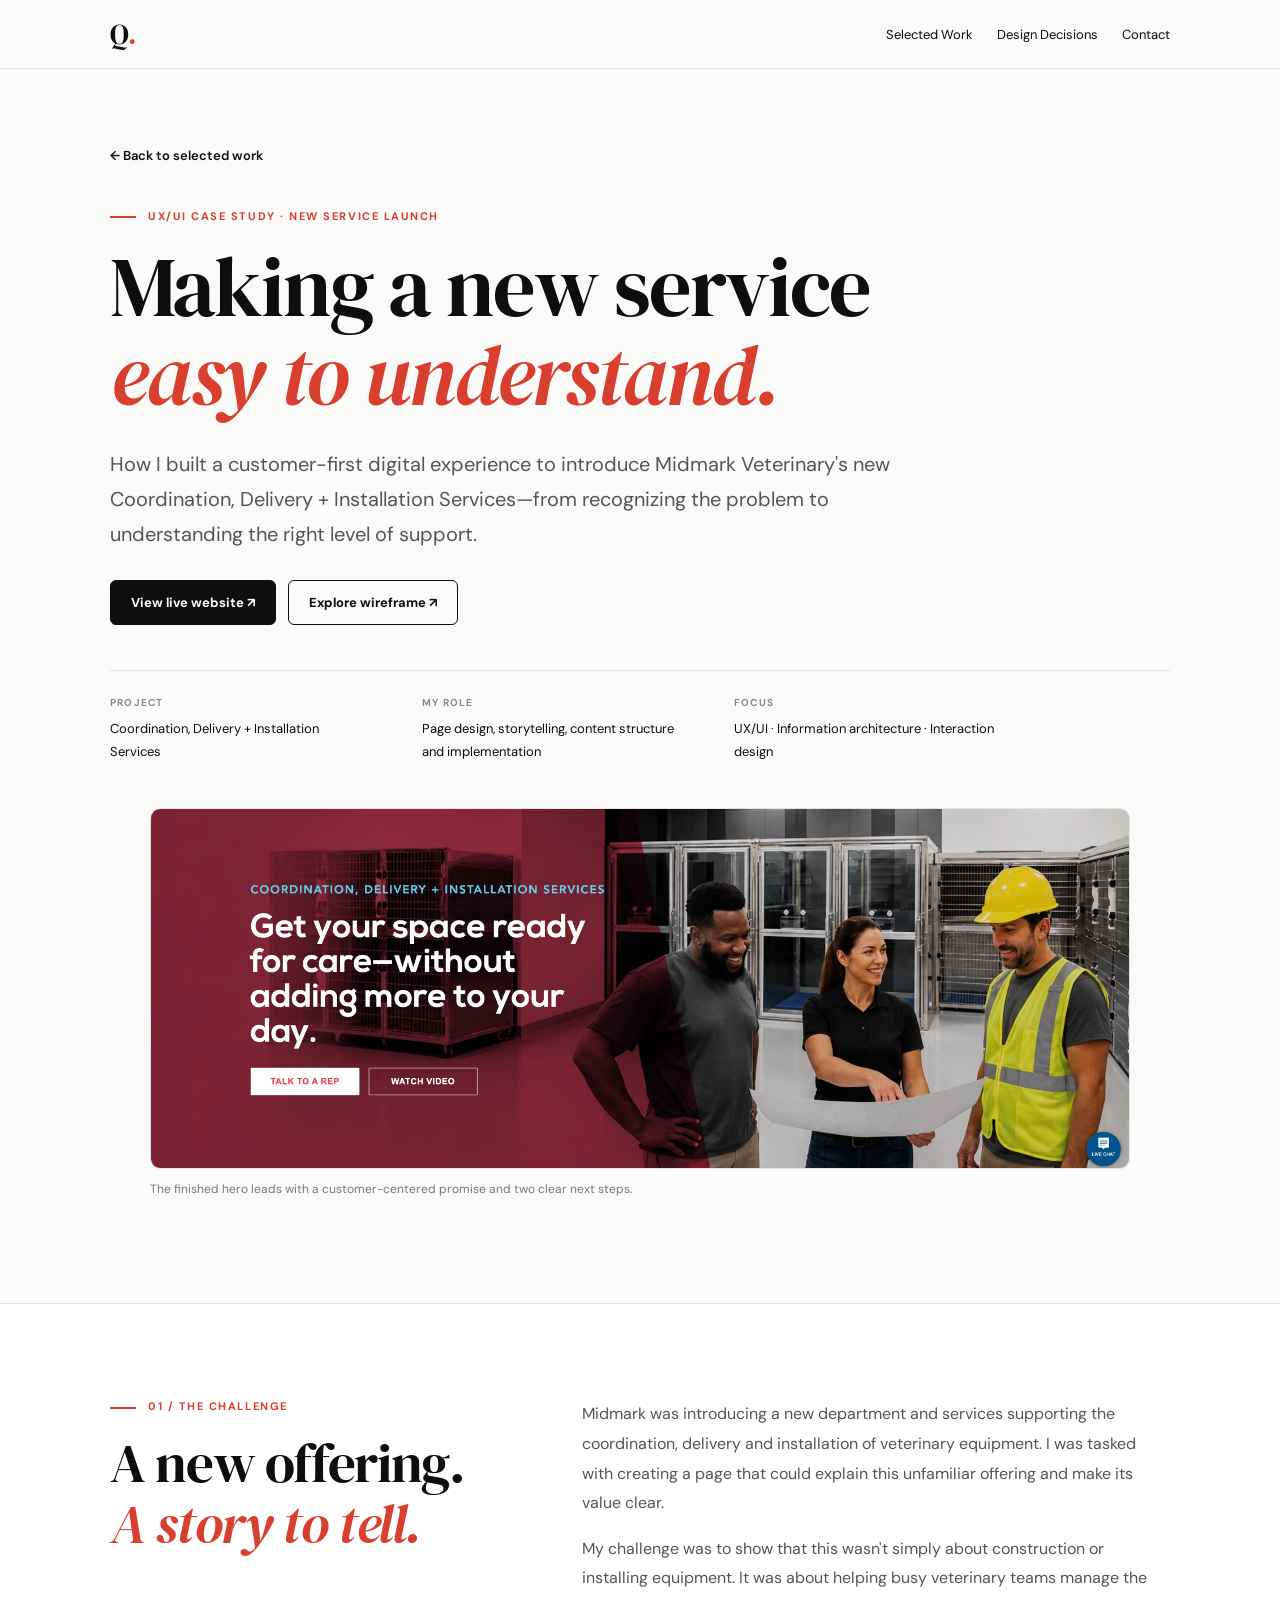
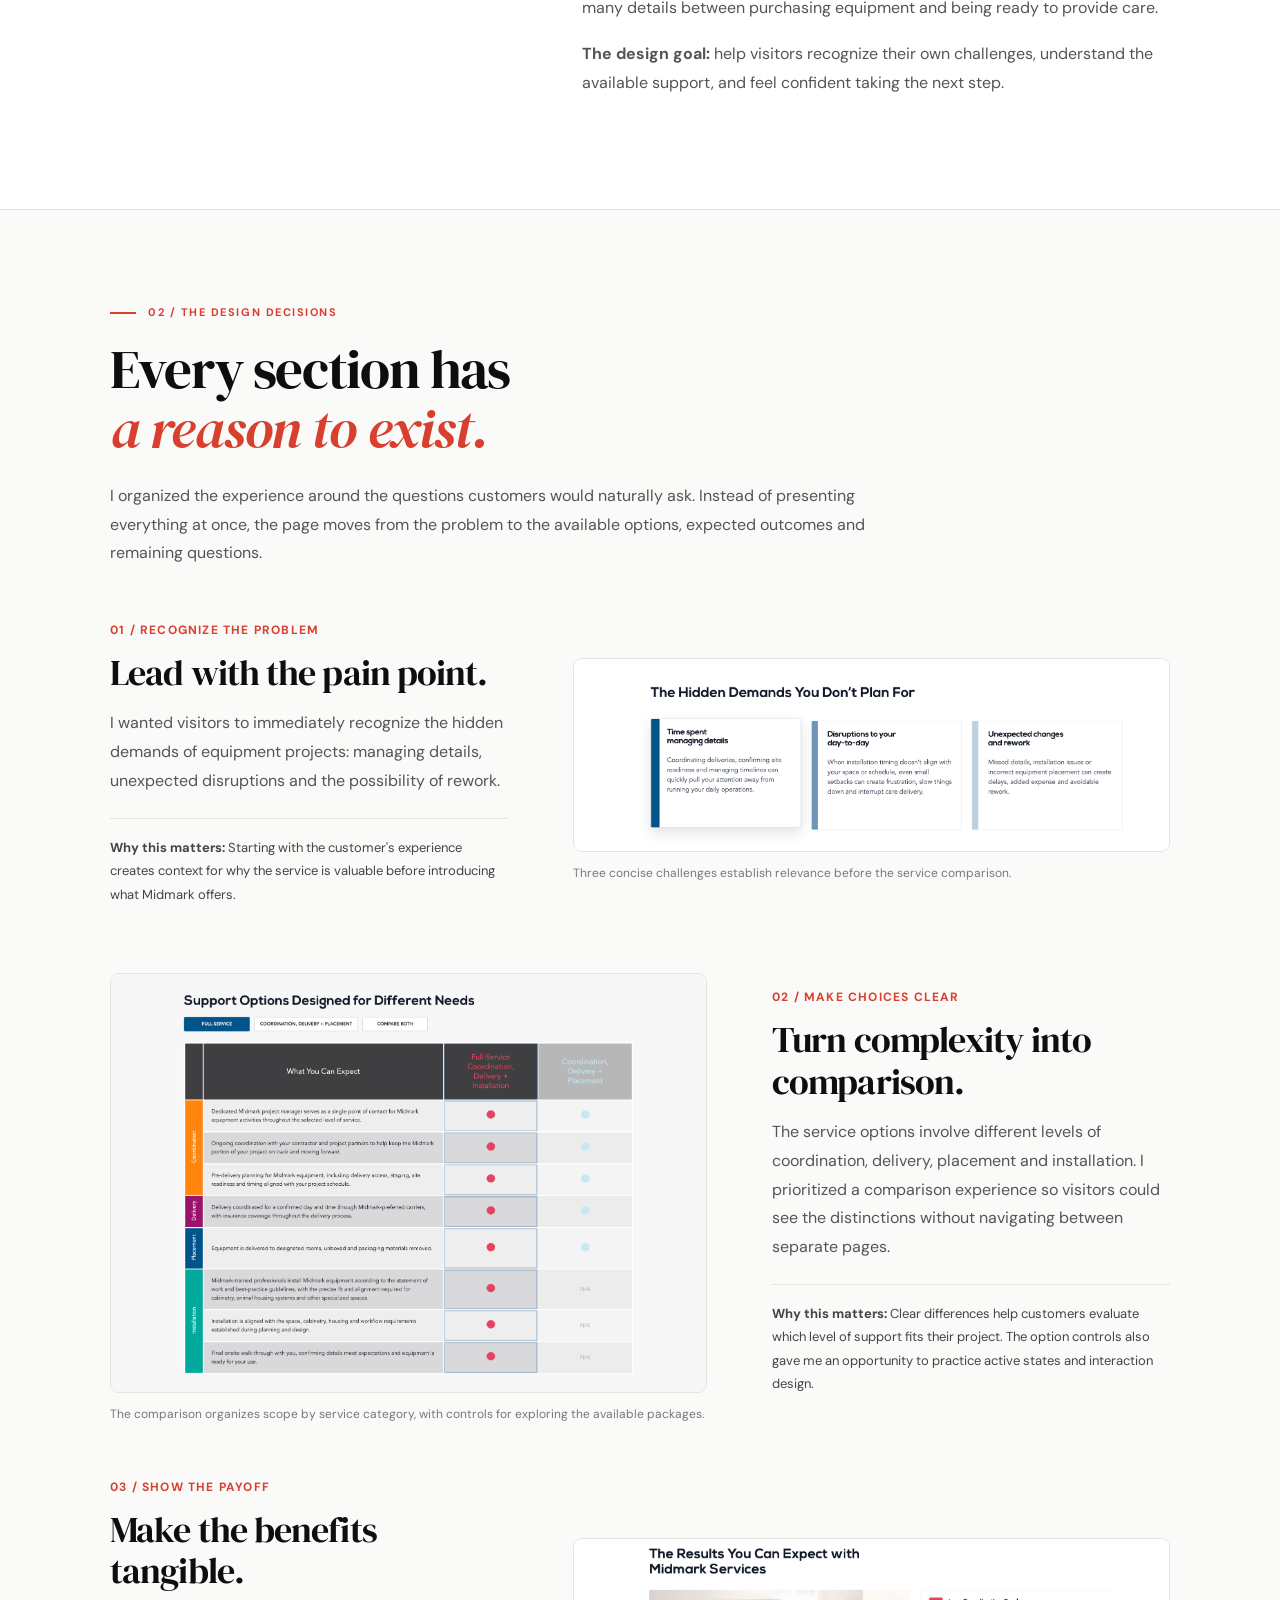
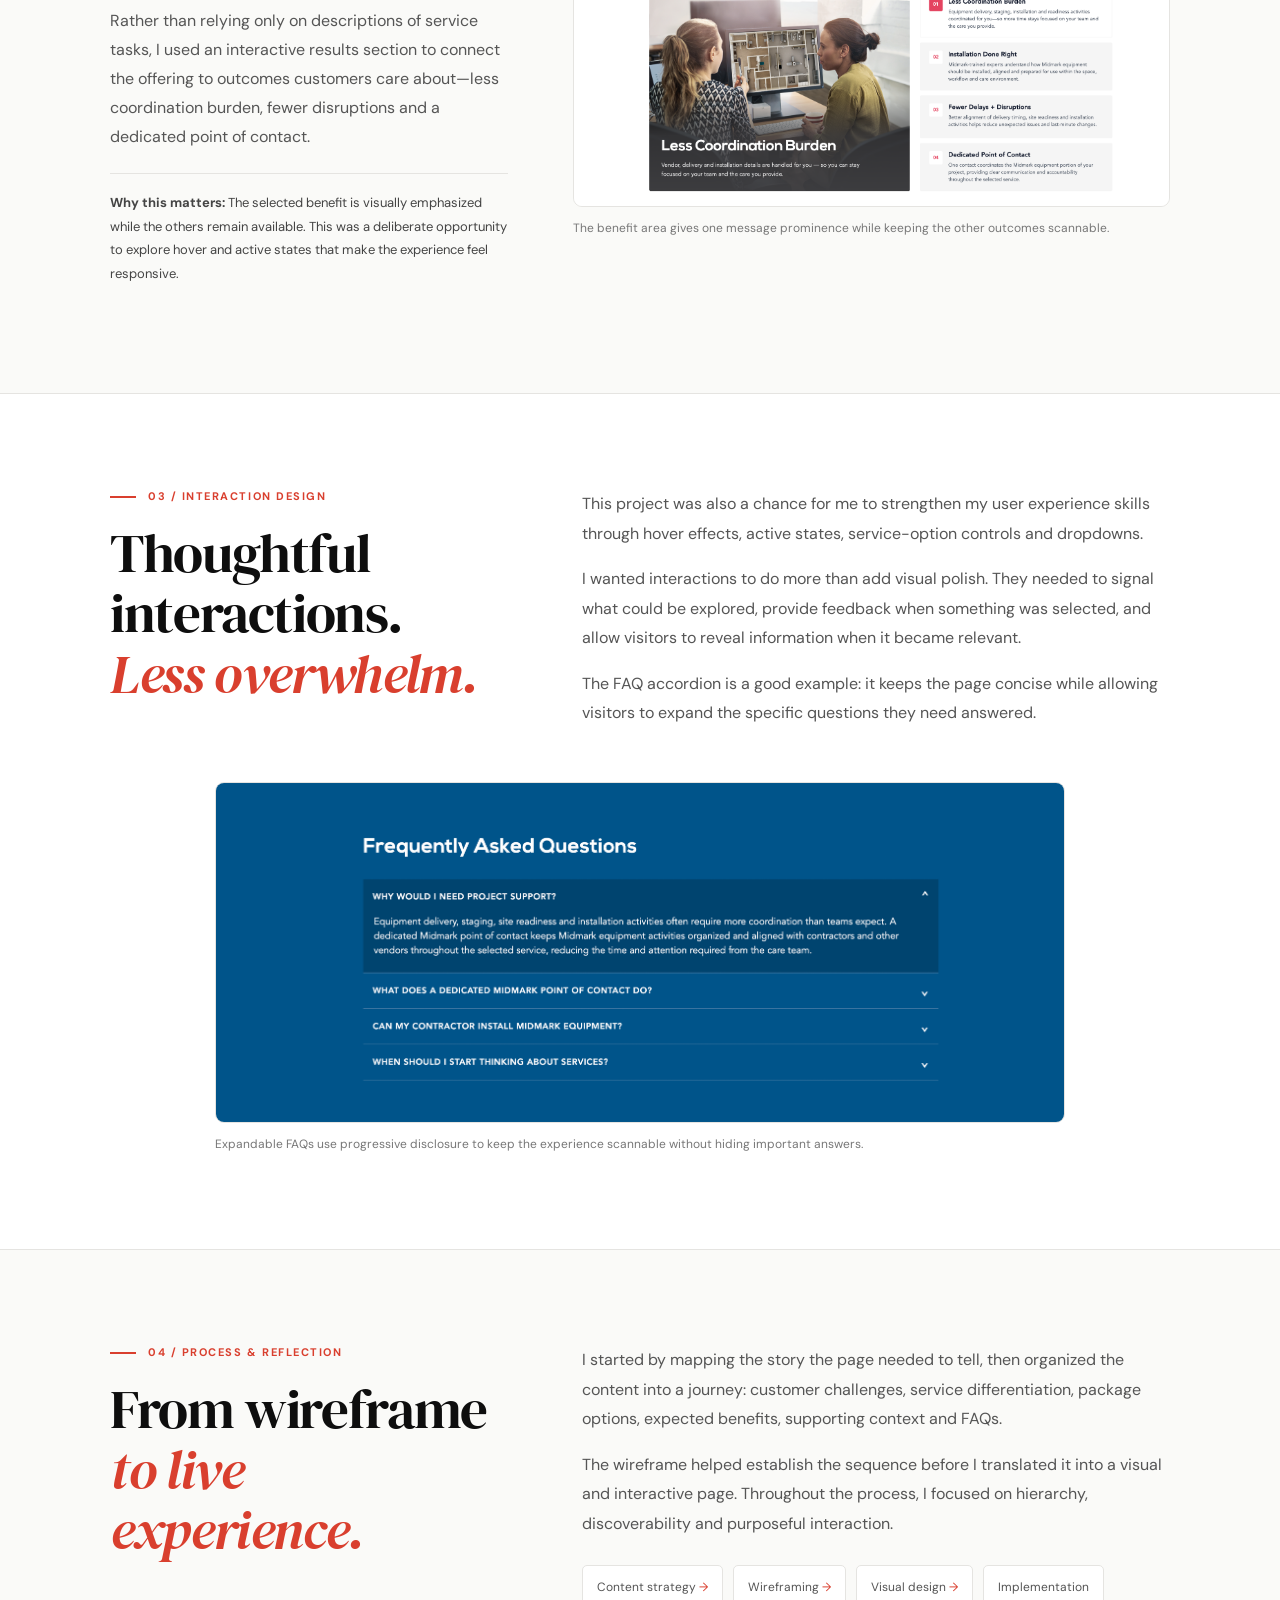
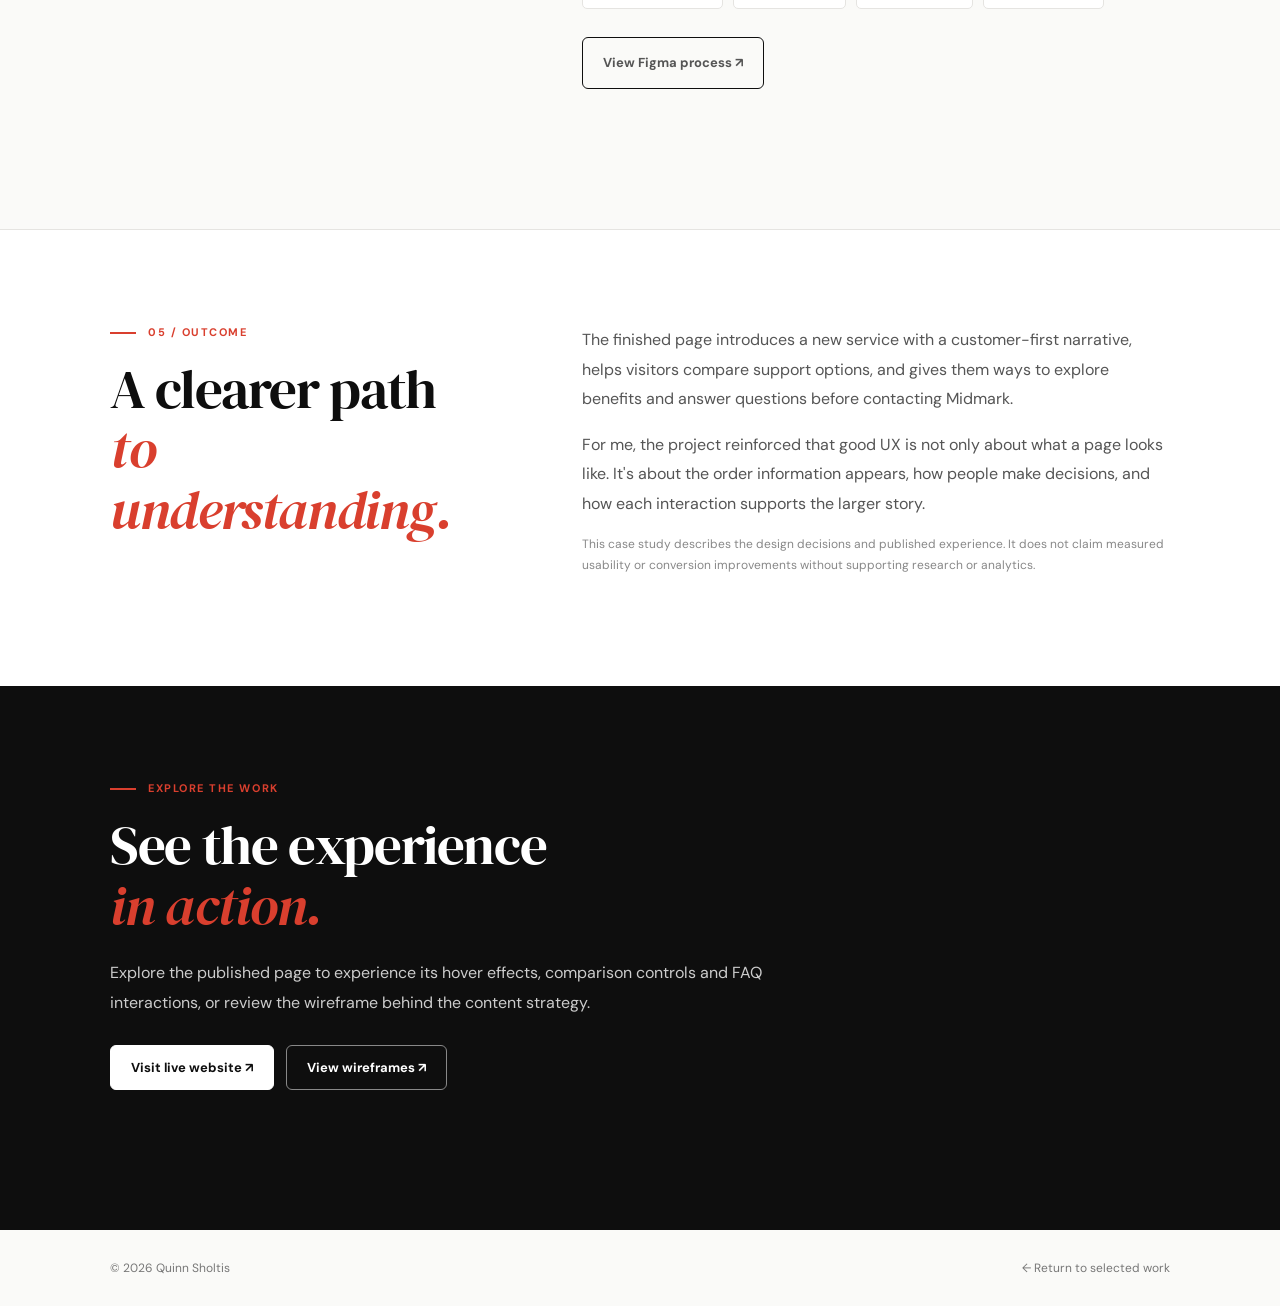
<file: midmark-services.html>
<!doctype html>
<html lang="en">
<head>
<meta charset="utf-8"><meta name="viewport" content="width=device-width, initial-scale=1">
<title>Coordination, Delivery + Installation | UX Case Study</title>
<meta name="description" content="How I designed a customer-first digital experience for Midmark Veterinary's new coordination, delivery and installation services.">
<link rel="preconnect" href="https://fonts.googleapis.com"><link rel="preconnect" href="https://fonts.gstatic.com" crossorigin>
<link href="https://fonts.googleapis.com/css2?family=DM+Serif+Display:ital@0;1&family=DM+Sans:wght@400;500;600;700&display=swap" rel="stylesheet">
<style>
:root{--paper:#fafaf8;--ink:#0e0e0e;--muted:#555;--red:#d93f2e;--line:#e5e4e1;--serif:'DM Serif Display',Georgia,serif;--sans:'DM Sans',Arial,sans-serif}
*{box-sizing:border-box}html{scroll-behavior:smooth}body{margin:0;background:var(--paper);color:var(--ink);font-family:var(--sans);-webkit-font-smoothing:antialiased}img{display:block;max-width:100%}a{color:inherit}.container{width:min(1060px,90vw);margin:auto}.nav{border-bottom:1px solid var(--line);background:rgba(250,250,248,.96);position:sticky;top:0;z-index:10;backdrop-filter:blur(12px)}.nav-inner{display:flex;align-items:center;justify-content:space-between;min-height:68px;gap:20px}.logo{font:28px var(--serif);text-decoration:none}.logo span,.accent{color:var(--red)}.nav-links{display:flex;gap:24px;font-size:13px}.nav-links a{text-decoration:none}.nav-links a:hover,.back:hover{color:var(--red)}.back{display:inline-block;text-decoration:none;font-size:13px;font-weight:600;margin-bottom:45px}.eyebrow{font-size:11px;font-weight:700;letter-spacing:.14em;text-transform:uppercase;color:var(--red);margin-bottom:20px}.eyebrow:before{content:'';display:inline-block;width:26px;height:2px;background:var(--red);vertical-align:middle;margin-right:12px}h1,h2,h3,p{margin-top:0}h1,h2,h3{font-family:var(--serif);font-weight:400;letter-spacing:-.025em}h1{font-size:clamp(48px,7vw,84px);line-height:1.05;margin-bottom:28px}h2{font-size:clamp(35px,4.5vw,55px);line-height:1.1;margin-bottom:22px}h3{font-size:clamp(26px,3vw,36px);line-height:1.15;margin-bottom:16px}em{color:var(--red)}.lead{font-size:clamp(17px,2vw,20px);line-height:1.75;color:var(--muted);max-width:780px}.copy{font-size:16px;line-height:1.85;color:var(--muted)}.copy p{margin-bottom:16px}.hero{padding:75px 0 90px}.hero .lead{margin-bottom:28px}.actions{display:flex;flex-wrap:wrap;gap:12px;margin:28px 0 45px}.button{display:inline-flex;align-items:center;justify-content:center;padding:13px 20px;border:1px solid var(--ink);border-radius:6px;text-decoration:none;font-size:13px;font-weight:700;transition:background .2s,transform .2s}.button:hover{transform:translateY(-2px)}.button.primary{background:var(--ink);color:#fff}.button.primary:hover{background:var(--red);border-color:var(--red)}.button.secondary:hover{background:#eee}.metadata{display:flex;flex-wrap:wrap;gap:26px 52px;border-top:1px solid var(--line);padding-top:25px;margin-top:34px}.metadata div{max-width:260px}.metadata b{display:block;color:#888;text-transform:uppercase;letter-spacing:.12em;font-size:10px;margin-bottom:8px}.metadata span{font-size:13px;line-height:1.6}.section{padding:95px 0;border-top:1px solid var(--line)}.section-white{background:#fff}.intro-grid{display:grid;grid-template-columns:.8fr 1.2fr;gap:80px;align-items:start}.narrative{max-width:730px}.narrative .copy{max-width:690px}.feature{display:grid;grid-template-columns:.8fr 1.2fr;gap:65px;align-items:center;margin-top:54px}.feature.reverse{grid-template-columns:1.2fr .8fr}.feature.reverse .feature-copy{order:2}.feature.reverse figure{order:1}.feature-copy .index{font-size:12px;color:var(--red);font-weight:700;letter-spacing:.1em;margin-bottom:14px}.feature-copy p{color:var(--muted);font-size:16px;line-height:1.8}.feature-copy .why{font-size:13px;border-top:1px solid var(--line);padding-top:17px;margin-top:22px;color:#444}.shot{margin:0;min-width:0}.shot img{width:100%;height:auto;border:1px solid var(--line);border-radius:9px}.shot figcaption{font-size:12px;color:#777;line-height:1.6;margin-top:12px}.hero-shot{margin-top:45px}.hero-shot img{width:100%;height:auto;border-radius:10px;border:1px solid var(--line)}.hero-shot figcaption{font-size:12px;color:#777;margin-top:12px}.chapter-intro{max-width:780px}.chapter-intro p{font-size:16px;line-height:1.8;color:var(--muted)}.decision{padding-top:35px;margin-top:35px;border-top:1px solid var(--line)}.decision:first-of-type{border-top:0;margin-top:10px}.decision h3{font-size:29px}.decision p{max-width:770px;color:var(--muted);line-height:1.8}.decision .shot{margin-top:25px;max-width:850px}.closing{padding:95px 0;background:var(--ink);color:#fff}.closing p{max-width:720px;color:#ccc;font-size:16px;line-height:1.85}.closing .button.primary{background:#fff;color:var(--ink);border-color:#fff}.closing .button.secondary{border-color:#888;color:#fff}.closing .button.secondary:hover{background:#333}.footer{padding:30px 0;display:flex;justify-content:space-between;gap:20px;font-size:12px;color:#777}.footer a{text-decoration:none}.small-note{font-size:12px;color:#888;line-height:1.7}.process-line{display:flex;flex-wrap:wrap;gap:10px;margin-top:26px}.process-line span{font-size:12px;padding:10px 14px;border:1px solid var(--line);border-radius:5px;background:#fff}.process-line span:not(:last-child):after{content:' →';color:var(--red)}@media(max-width:800px){.intro-grid,.feature,.feature.reverse{grid-template-columns:1fr;gap:26px}.feature.reverse .feature-copy,.feature.reverse figure{order:initial}.feature{margin-top:35px}.section{padding:65px 0}.hero{padding:48px 0 65px}.nav-links{gap:12px}}@media(max-width:480px){.nav-links a:nth-child(2){display:none}.metadata{gap:22px}.footer{flex-direction:column}.hero-shot{margin-top:30px}}@media(prefers-reduced-motion:reduce){html{scroll-behavior:auto}.button{transition:none}}
</style>
</head>
<body>
<header class="nav"><div class="container nav-inner"><a class="logo" href="index.html#hero" aria-label="Portfolio home">Q<span>.</span></a><nav class="nav-links" aria-label="Page navigation"><a href="index.html#projects">Selected Work</a><a href="#design-decisions">Design Decisions</a><a href="index.html#contact">Contact</a></nav></div></header>
<main>
<section class="hero"><div class="container"><a class="back" href="index.html#projects">← Back to selected work</a><div class="eyebrow">UX/UI case study · New service launch</div><h1>Making a new service<br><em>easy to understand.</em></h1><p class="lead">How I built a customer-first digital experience to introduce Midmark Veterinary's new Coordination, Delivery + Installation Services—from recognizing the problem to understanding the right level of support.</p><div class="actions"><a class="button primary" href="https://www.midmark.com/animal-health/education-services-support/delivery-installation-services" target="_blank" rel="noopener noreferrer">View live website ↗</a><a class="button secondary" href="https://www.figma.com/board/FyO1gFMUUB4jt9Du5p5xAC/Project-Management---Installation-Wireframe?node-id=1-2" target="_blank" rel="noopener noreferrer">Explore wireframe ↗</a></div><div class="metadata"><div><b>Project</b><span>Coordination, Delivery + Installation Services</span></div><div><b>My role</b><span>Page design, storytelling, content structure and implementation</span></div><div><b>Focus</b><span>UX/UI · Information architecture · Interaction design</span></div></div><figure class="hero-shot"><img src="services-hero.webp" alt="Midmark service page hero showing three people reviewing plans in a veterinary facility" fetchpriority="high"><figcaption>The finished hero leads with a customer-centered promise and two clear next steps.</figcaption></figure></div></section>
<section class="section section-white"><div class="container intro-grid"><div><div class="eyebrow">01 / The challenge</div><h2>A new offering.<br><em>A story to tell.</em></h2></div><div class="copy"><p>Midmark was introducing a new department and services supporting the coordination, delivery and installation of veterinary equipment. I was tasked with creating a page that could explain this unfamiliar offering and make its value clear.</p><p>My challenge was to show that this wasn't simply about construction or installing equipment. It was about helping busy veterinary teams manage the many details between purchasing equipment and being ready to provide care.</p><p><strong>The design goal:</strong> help visitors recognize their own challenges, understand the available support, and feel confident taking the next step.</p></div></div></section>
<section class="section" id="design-decisions"><div class="container"><div class="chapter-intro"><div class="eyebrow">02 / The design decisions</div><h2>Every section has<br><em>a reason to exist.</em></h2><p>I organized the experience around the questions customers would naturally ask. Instead of presenting everything at once, the page moves from the problem to the available options, expected outcomes and remaining questions.</p></div>
<div class="feature"><div class="feature-copy"><div class="index">01 / RECOGNIZE THE PROBLEM</div><h3>Lead with the pain point.</h3><p>I wanted visitors to immediately recognize the hidden demands of equipment projects: managing details, unexpected disruptions and the possibility of rework.</p><p class="why"><strong>Why this matters:</strong> Starting with the customer's experience creates context for why the service is valuable before introducing what Midmark offers.</p></div><figure class="shot"><img src="pain-point.webp" alt="Three cards describing time spent managing details, day-to-day disruptions and unexpected rework" loading="lazy"><figcaption>Three concise challenges establish relevance before the service comparison.</figcaption></figure></div>
<div class="feature reverse"><div class="feature-copy"><div class="index">02 / MAKE CHOICES CLEAR</div><h3>Turn complexity into comparison.</h3><p>The service options involve different levels of coordination, delivery, placement and installation. I prioritized a comparison experience so visitors could see the distinctions without navigating between separate pages.</p><p class="why"><strong>Why this matters:</strong> Clear differences help customers evaluate which level of support fits their project. The option controls also gave me an opportunity to practice active states and interaction design.</p></div><figure class="shot"><img src="comparison-table.webp" alt="Service comparison showing full-service installation and coordination delivery and placement options" loading="lazy"><figcaption>The comparison organizes scope by service category, with controls for exploring the available packages.</figcaption></figure></div>
<div class="feature"><div class="feature-copy"><div class="index">03 / SHOW THE PAYOFF</div><h3>Make the benefits tangible.</h3><p>Rather than relying only on descriptions of service tasks, I used an interactive results section to connect the offering to outcomes customers care about—less coordination burden, fewer disruptions and a dedicated point of contact.</p><p class="why"><strong>Why this matters:</strong> The selected benefit is visually emphasized while the others remain available. This was a deliberate opportunity to explore hover and active states that make the experience feel responsive.</p></div>
<figure class="shot"><img src="expected-results.webp" alt="Midmark services expected-results section with featured image and four selectable benefits" loading="lazy">
    <figcaption>The benefit area gives one message prominence while keeping the other outcomes scannable.</figcaption></figure></div>
</div></section>
<section class="section section-white"><div class="container intro-grid"><div><div class="eyebrow">03 / Interaction design</div><h2>Thoughtful interactions.<br><em>Less overwhelm.</em></h2></div><div class="copy"><p>This project was also a chance for me to strengthen my user experience skills through hover effects, active states, service-option controls and dropdowns.</p><p>I wanted interactions to do more than add visual polish. They needed to signal what could be explored, provide feedback when something was selected, and allow visitors to reveal information when it became relevant.</p><p>The FAQ accordion is a good example: it keeps the page concise while allowing visitors to expand the specific questions they need answered.</p></div></div><div class="container"><figure class="shot" style="max-width:850px;margin:38px auto 0"><img src="faqs.webp" alt="Frequently asked questions accordion with one question expanded and the others collapsed" loading="lazy"><figcaption>Expandable FAQs use progressive disclosure to keep the experience scannable without hiding important answers.</figcaption></figure></div></section>
<section class="section"><div class="container intro-grid"><div><div class="eyebrow">04 / Process & reflection</div><h2>From wireframe<br><em>to live experience.</em></h2></div><div class="copy"><p>I started by mapping the story the page needed to tell, then organized the content into a journey: customer challenges, service differentiation, package options, expected benefits, supporting context and FAQs.</p><p>The wireframe helped establish the sequence before I translated it into a visual and interactive page. Throughout the process, I focused on hierarchy, discoverability and purposeful interaction.</p><div class="process-line" aria-label="Design process"><span>Content strategy</span><span>Wireframing</span><span>Visual design</span><span>Implementation</span></div><div class="actions"><a class="button secondary" href="https://www.figma.com/board/FyO1gFMUUB4jt9Du5p5xAC/Project-Management---Installation-Wireframe?node-id=1-2" target="_blank" rel="noopener noreferrer">View Figma process ↗</a></div></div></div></section>
<section class="section section-white"><div class="container intro-grid"><div><div class="eyebrow">05 / Outcome</div><h2>A clearer path<br><em>to understanding.</em></h2></div><div class="copy"><p>The finished page introduces a new service with a customer-first narrative, helps visitors compare support options, and gives them ways to explore benefits and answer questions before contacting Midmark.</p><p>For me, the project reinforced that good UX is not only about what a page looks like. It's about the order information appears, how people make decisions, and how each interaction supports the larger story.</p><p class="small-note">This case study describes the design decisions and published experience. It does not claim measured usability or conversion improvements without supporting research or analytics.</p></div></div></section>
<section class="closing"><div class="container"><div class="eyebrow">Explore the work</div><h2>See the experience<br><em>in action.</em></h2><p>Explore the published page to experience its hover effects, comparison controls and FAQ interactions, or review the wireframe behind the content strategy.</p><div class="actions"><a class="button primary" href="https://www.midmark.com/animal-health/education-services-support/delivery-installation-services" target="_blank" rel="noopener noreferrer">Visit live website ↗</a><a class="button secondary" href="https://www.figma.com/board/FyO1gFMUUB4jt9Du5p5xAC/Project-Management---Installation-Wireframe?node-id=1-2" target="_blank" rel="noopener noreferrer">View wireframes ↗</a></div></div></section>
</main><footer class="container footer"><span>© 2026 Quinn Sholtis</span><a href="index.html#projects">← Return to selected work</a></footer>
</body></html>
</file>
<file: style.css>
/* ============================================================
   PORTFOLIO — Editorial Monochrome (Direction A)
   Designer: [YOUR NAME] — replace throughout
   ============================================================ */

   @import url('https://fonts.googleapis.com/css2?family=DM+Serif+Display:ital@0;1&family=DM+Sans:ital,opsz,wght@0,9..40,300;0,9..40,400;0,9..40,500;0,9..40,600;1,9..40,300&display=swap');

   /* ── Tokens ───────────────────────────────────────────────── */
   :root {
     --ink:          #0e0e0e;
     --ink-2:        #444;
     --ink-3:        #888;
     --paper:        #fafaf8;
     --paper-2:      #f2f1ef;
     --paper-3:      #e5e4e1;
     --red:          #d93f2e;
     --red-light:    #f9edeb;
     --blue:         #1a4ed4;
     --blue-light:   #e6eefb;
     --yellow:       #f5c518;
     --yellow-light: #fef9e3;
     --pink:         #d63b7a;
     --white:        #ffffff;
     --serif: 'DM Serif Display', Georgia, serif;
     --sans:  'DM Sans', system-ui, sans-serif;
     --ease: cubic-bezier(0.16, 1, 0.3, 1);
   }
   
   /* ── Reset ────────────────────────────────────────────────── */
   *, *::before, *::after { box-sizing: border-box; margin: 0; padding: 0; }
   html { scroll-behavior: smooth; }
   body {
     font-family: var(--sans);
     background: var(--paper);
     color: var(--ink);
     overflow-x: hidden;
     -webkit-font-smoothing: antialiased;
   }
   img { display: block; max-width: 100%; }
   a { color: inherit; text-decoration: none; }
   button { font-family: var(--sans); cursor: pointer; border: none; background: none; }
   ul { list-style: none; }
   
   /* ── Utilities ────────────────────────────────────────────── */
   .container { width: min(1160px, 92vw); margin-inline: auto; }
   
   .btn {
     display: inline-flex; align-items: center; gap: 8px;
     font-family: var(--sans); font-size: 14px; font-weight: 500;
     padding: 13px 26px; border-radius: 6px;
     transition: all .25s var(--ease); cursor: pointer;
   }
   .btn-primary { background: var(--ink); color: var(--white); border: 2px solid var(--ink); }
   .btn-primary:hover { background: var(--red); border-color: var(--red); transform: translateY(-2px); box-shadow: 0 8px 24px rgba(217,63,46,.25); }
   .btn-ghost { background: transparent; color: var(--ink); border: 2px solid var(--paper-3); }
   .btn-ghost:hover { border-color: var(--ink); transform: translateY(-2px); }
   .btn-red { background: var(--red); color: var(--white); border: 2px solid var(--red); }
   .btn-red:hover { background: #b83324; border-color: #b83324; transform: translateY(-2px); box-shadow: 0 8px 24px rgba(217,63,46,.3); }
   
   .reveal {
     opacity: 0; transform: translateY(28px);
     transition: opacity .75s var(--ease), transform .75s var(--ease);
   }
   .reveal.visible { opacity: 1; transform: translateY(0); }
   .delay-1 { transition-delay: .1s; }
   .delay-2 { transition-delay: .2s; }
   .delay-3 { transition-delay: .3s; }
   .delay-4 { transition-delay: .45s; }
   .delay-5 { transition-delay: .6s; }
   
   /* ============================================================
      NAV
      ============================================================ */
   nav {
     position: fixed; top: 0; left: 0; right: 0; z-index: 100;
     background: rgba(250,250,248,.9); backdrop-filter: blur(14px);
     border-bottom: 1px solid var(--paper-3);
     transition: box-shadow .3s;
   }
   nav.scrolled { box-shadow: 0 2px 20px rgba(0,0,0,.06); }
   .nav-inner {
     display: flex; align-items: center; justify-content: space-between;
     height: 64px;
   }
   .nav-logo { font-family: var(--serif); font-size: 21px; letter-spacing: -.02em; }
   .nav-logo span { color: var(--red); }
   .nav-links { display: flex; gap: 34px; font-size: 13px; font-weight: 500; color: var(--ink-2); }
   .nav-links a { transition: color .2s; }
   .nav-links a:hover { color: var(--ink); }
   .nav-cta {
     font-size: 13px; font-weight: 500;
     padding: 8px 18px; border: 1.5px solid var(--ink);
     border-radius: 6px; transition: all .2s;
   }
   .nav-cta:hover { background: var(--ink); color: var(--white); }
   
   /* ============================================================
      HERO
      ============================================================ */
   #hero {
     min-height: 100vh; padding: 120px 0 80px;
     position: relative; overflow: hidden;
     display: flex; align-items: center;
   }
   
   /* -- Abstract accent shapes (CSS only, animated) -- */
   .hero-bg { position: absolute; inset: 0; pointer-events: none; }
   .bg-ring {
     position: absolute; border-radius: 50%;
     border: 1.5px solid var(--paper-3);
     opacity: 0;
     animation: ringReveal 1.4s var(--ease) forwards;
   }
   .bg-ring-1 { width: 520px; height: 520px; top: -120px; right: -80px; animation-delay: .2s; }
   .bg-ring-2 { width: 300px; height: 300px; top: 40px; right: 160px; animation-delay: .4s; }
   .bg-dot-red {
     position: absolute; width: 72px; height: 72px;
     border-radius: 50%; background: var(--red);
     top: 180px; right: 110px;
     opacity: 0;
     animation: ringReveal .9s var(--ease) .7s forwards,
                floatY 5.5s ease-in-out 2s infinite;
   }
   .bg-dot-yellow {
     position: absolute; width: 14px; height: 14px;
     background: var(--yellow); border-radius: 3px;
     transform: rotate(45deg);
     top: 38%; left: 50%;
     opacity: 0;
     animation: ringReveal .7s var(--ease) 1s forwards,
                floatY 6s ease-in-out 2.5s infinite;
   }
   .bg-dot-blue {
     position: absolute; width: 9px; height: 9px;
     background: var(--blue); border-radius: 50%;
     top: 32%; left: 57%;
     opacity: 0;
     animation: ringReveal .7s var(--ease) 1.1s forwards;
   }
   .bg-ring-bottom {
     position: absolute; border-radius: 50%;
     border: 1.5px solid var(--paper-3);
     width: 340px; height: 340px;
     bottom: -130px; left: -100px;
     opacity: 0;
     animation: ringReveal 1.2s var(--ease) .5s forwards;
   }
   
   @keyframes ringReveal {
     from { opacity: 0; transform: scale(.88); }
     to   { opacity: 1; transform: scale(1); }
   }
   @keyframes floatY {
     0%, 100% { transform: translateY(0); }
     50%       { transform: translateY(-14px); }
   }
   
   .hero-grid {
     position: relative;
     z-index: 1;
     display: flex;
     justify-content: center;
     align-items: center;
     text-align: center;
   }
   
   .hero-left {
     max-width: 760px;
     margin-inline: auto;
   }
   
   .hero-sub {
     margin-left: auto;
     margin-right: auto;
   }
   
   .hero-eyebrow,
   .hero-actions,
   .hero-stats {
     justify-content: center;
   }
   
   .hero-eyebrow {
     display: flex; align-items: center; gap: 12px;
     margin-bottom: 24px;
     opacity: 0; animation: fadeUp .7s var(--ease) .15s forwards;
   }
   .eyebrow-bar { width: 38px; height: 2px; background: var(--red); }
   .eyebrow-text {
     font-size: 11px; font-weight: 500;
     letter-spacing: .12em; text-transform: uppercase; color: var(--ink-2);
   }
   .hero-h1 {
     font-family: var(--serif);
     font-size: clamp(54px, 6.5vw, 90px);
     line-height: 1.0; letter-spacing: -.035em;
     margin-bottom: 26px;
     text-align: center;
     opacity: 0; animation: fadeUp .85s var(--ease) .3s forwards;
   }
   .hero-h1 em { font-style: italic; color: var(--red); }
   .hero-sub {
     padding: 15px 0;
     font-size: 16px; line-height: 1.55; color: var(--ink-2);
     max-width: 550px; margin-bottom: 40px;
     opacity: 0; animation: fadeUp .85s var(--ease) .45s forwards;
   }
   .hero-actions {
     display: flex; gap: 14px; flex-wrap: wrap;
     opacity: 0; animation: fadeUp .85s var(--ease) .6s forwards;
   }
   .hero-stats {
     display: flex; gap: 44px; margin-top: 56px;
     padding-top: 32px; border-top: 1px solid var(--paper-3);
     opacity: 0; animation: fadeUp .85s var(--ease) .75s forwards;
   }
   .stat-num {
     font-family: var(--serif); font-size: 38px;
     color: var(--ink); line-height: 1; margin-bottom: 4px;
   }
   .stat-num em { font-style: normal; color: var(--red); }
   .stat-lbl { font-size: 11px; color: var(--ink-3); text-transform: uppercase; letter-spacing: .09em; }
   
   /* Hero right — image stack */
   .hero-right {
     position: relative; height: 500px;
     opacity: 0; animation: fadeUp .9s var(--ease) .4s forwards;
   }
   /* !! REPLACE: swap .img-ph divs for real <img> tags !! */
   .hero-img-main {
     position: absolute; top: 0; right: 0;
     width: 90%; height: 370px;
     border-radius: 18px;
     border: 1px solid var(--paper-3);
     overflow: hidden; background: var(--paper-2);
   }
   .img-ph {
     width: 100%;
     height: 100%;
     position: relative;
     overflow: hidden;
     background: var(--paper-2);
   }
   
   .img-ph::before {
     content: none;
   }
   
   .about-img-wrap img {
     width: 100%;
     height: 100%;
     object-fit: cover;
     display: block;
   }
   
   .img-ph img {
     width: 100%;
     height: 100%;
     object-fit: cover;
     display: block;
   }
   
   .hero-card {
     position: absolute; bottom: 16px; left: 0;
     width: 190px; background: var(--white);
     border: 1px solid var(--paper-3); border-radius: 12px;
     padding: 16px 18px;
     box-shadow: 0 14px 44px rgba(0,0,0,.09);
     animation: floatY 6s ease-in-out 2.8s infinite;
   }
   .hc-label { font-size: 10px; color: var(--ink-3); text-transform: uppercase; letter-spacing: .08em; margin-bottom: 6px; }
   .hc-val { font-family: var(--serif); font-size: 18px; color: var(--ink); margin-bottom: 8px; }
   .hc-badge {
     font-size: 11px; padding: 3px 10px;
     background: #e6f9ee; color: #1a7a40;
     border-radius: 99px; display: inline-block;
   }
   
   @keyframes fadeUp {
     from { opacity: 0; transform: translateY(26px); }
     to   { opacity: 1; transform: translateY(0); }
   }
   
   /* ============================================================
      TICKER
      ============================================================ */
   .ticker {
     background: var(--ink); padding: 14px 0; overflow: hidden;
   }
   .ticker-track {
     display: flex; white-space: nowrap;
     animation: tickerScroll 28s linear infinite;
   }
   .ticker-item {
     display: inline-flex; align-items: center; gap: 20px;
     padding: 0 28px; font-size: 12px; font-weight: 500;
     color: rgba(255,255,255,.45); text-transform: uppercase; letter-spacing: .1em;
   }
   .ticker-dot { color: var(--red); font-size: 20px; line-height: .8; }
   @keyframes tickerScroll {
     from { transform: translateX(0); }
     to   { transform: translateX(-50%); }
   }
   
   /* ============================================================
      ABOUT
      ============================================================ */
   #about { padding: 130px 0; }
   .about-grid {
     display: grid; grid-template-columns: 1fr 1.15fr;
     gap: 90px; align-items: start;
   }
   .section-eyebrow {
     display: flex; align-items: center; gap: 12px;
     margin-bottom: 28px; font-size: 11px; font-weight: 500;
     letter-spacing: .12em; text-transform: uppercase; color: var(--red);
   }
   .section-eyebrow::before {
     content: ''; display: block;
     width: 28px; height: 2px; background: var(--red);
   }
   .section-h {
     font-family: var(--serif);
     font-size: clamp(36px, 4.2vw, 58px);
     line-height: 1.05; letter-spacing: -.025em;
     margin-bottom: 28px;
   }
   .section-h em { font-style: italic; color: var(--red); }
   .about-body p {
     font-size: 17px; line-height: 1.75;
     color: var(--ink-2); margin-bottom: 20px;
   }
   .about-body p:last-child { margin-bottom: 0; }
   
   .about-visual {}
   .about-img-wrap {
     width: 100%; aspect-ratio: 4/3; border-radius: 18px;
     border: 1px solid var(--paper-3); overflow: hidden;
     background: var(--paper-2); margin-bottom: 24px;
     position: relative;
   }
   /* !! REPLACE: add real headshot or workspace photo !! */
   .about-img-wrap .img-ph { font-size: 12px; }
   .about-img-badge {
     position: absolute; bottom: 18px; left: 18px;
     background: var(--white); border-radius: 10px;
     padding: 13px 16px; box-shadow: 0 8px 28px rgba(0,0,0,.1);
   }
   .about-img-badge strong { font-family: var(--serif); font-size: 17px; display: block; margin-bottom: 2px; }
   .about-img-badge span   { font-size: 12px; color: var(--ink-3); }
   
   .pillars { display: grid; grid-template-columns: 1fr 1fr; gap: 10px; }
   .pillar {
     background: var(--white); border: 1px solid var(--paper-3);
     border-radius: 12px; padding: 20px 22px;
     transition: all .25s var(--ease);
     position: relative; overflow: hidden;
   }
   .pillar::after {
     content: ''; position: absolute;
     bottom: 0; left: 0; right: 0; height: 3px;
     background: var(--red); transform: scaleX(0);
     transform-origin: left; transition: transform .3s var(--ease);
   }
   .pillar:hover::after { transform: scaleX(1); }
   .pillar:hover { transform: translateY(-3px); box-shadow: 0 10px 30px rgba(0,0,0,.06); }
   .pillar-icon { font-size: 20px; margin-bottom: 10px; }
   .pillar h4 { font-size: 14px; font-weight: 600; margin-bottom: 4px; }
   .pillar p  { font-size: 12px; color: var(--ink-3); line-height: 1.55; }
   
   /* ============================================================
      PROJECTS
      ============================================================ */
   #projects { padding: 130px 0; background: var(--white); }
   .projects-header {
     display: grid; grid-template-columns: 1fr 1fr;
     gap: 40px; align-items: end; margin-bottom: 80px;
   }
   .projects-header .section-h { margin-bottom: 0; }
   .projects-sub { font-size: 16px; line-height: 1.7; color: var(--ink-2); }
   
   /* Individual project card */
   .project {
     display: grid; grid-template-columns: 1fr 1fr;
     border: 1px solid var(--paper-3);
     border-radius: 20px; overflow: hidden;
     margin-bottom: 28px;
     background: var(--paper);
     transition: box-shadow .35s var(--ease), transform .35s var(--ease);
   }
   .project:hover { box-shadow: 0 28px 64px rgba(0,0,0,.07); transform: translateY(-5px); }
   .project.flip { direction: rtl; }
   .project.flip > * { direction: ltr; }
   
   .proj-img {
     min-height: 440px; overflow: hidden;
     background: var(--paper-2); position: relative;
   }
   .proj-img .img-ph { transition: transform .5s var(--ease); }
   .project:hover .proj-img .img-ph { transform: scale(1.03); }
   .proj-img img { width: 100%; height: 100%; object-fit: cover; transition: transform .5s var(--ease); }
   .project:hover .proj-img img { transform: scale(1.03); }
   
   /* Colored bottom accent per project */
   .project:nth-child(1) .proj-img::after { background: var(--red); }
   .project:nth-child(2) .proj-img::after { background: var(--blue); }
   .project:nth-child(3) .proj-img::after { background: var(--pink); }
   .proj-img::after {
     content: ''; position: absolute;
     bottom: 0; left: 0; right: 0; height: 4px;
   }
   
   .proj-body {
     padding: 52px 56px;
     display: flex; flex-direction: column; justify-content: space-between;
   }
   .proj-tags { display: flex; gap: 7px; flex-wrap: wrap; margin-bottom: 20px; }
   .proj-tag {
     font-size: 11px; font-weight: 500;
     letter-spacing: .06em; text-transform: uppercase;
     padding: 4px 10px; border-radius: 99px;
     background: var(--paper-2); color: var(--ink-2);
     border: 1px solid var(--paper-3);
   }
   .proj-tag.red  { background: var(--red-light);  color: var(--red);  border-color: #f0c5bf; }
   .proj-tag.blue { background: var(--blue-light); color: var(--blue); border-color: #c4d2f5; }
   .proj-tag.pink { background: #fceaf3;            color: var(--pink); border-color: #f0bdd9; }
   
   .proj-num {
     font-family: var(--serif); font-size: 80px;
     color: var(--paper-3); line-height: .9;
     letter-spacing: -.05em; margin-bottom: 14px;
     transition: color .3s;
   }
   .project:hover .proj-num { color: var(--paper-2); }
   
   .proj-title {
     font-family: var(--serif);
     font-size: clamp(26px, 2.6vw, 38px);
     line-height: 1.05; letter-spacing: -.02em;
     margin-bottom: 14px;
   }
   .proj-sum {
     font-size: 15px; line-height: 1.72; color: var(--ink-2);
     margin-bottom: 28px;
   }
   
   .case-grid { display: grid; grid-template-columns: 1fr 1fr; gap: 20px 28px; margin-bottom: 28px; }
   .cs-lbl { font-size: 10px; letter-spacing: .1em; text-transform: uppercase; color: var(--ink-3); margin-bottom: 5px; }
   .cs-val { font-size: 13px; color: var(--ink-2); line-height: 1.55; }
   
   .project-resources{
   
     margin-top:40px;
   
     padding-top:28px;
   
     border-top:1px solid var(--paper-3);
   
   }
   
   .resources-title{
   
     font-size:11px;
   
     text-transform:uppercase;
   
     letter-spacing:.12em;
   
     color:var(--ink-3);
   
     margin-bottom:18px;
   
   }
   
   .resource-link{
   
     display:flex;
   
     align-items:center;
   
     gap:18px;
   
     padding:18px;
   
     border:1px solid var(--paper-3);
   
     border-radius:12px;
   
     margin-bottom:12px;
   
     background:white;
   
     transition:.3s var(--ease);
   
   }
   
   .resource-link:hover{
   
     transform:translateY(-3px);
   
     box-shadow:0 10px 28px rgba(0,0,0,.08);
   
     border-color:var(--red);
   
   }
   
   .resource-icon{
   
     width:46px;
   
     height:46px;
   
     border-radius:10px;
   
     background:var(--paper-2);
   
     display:flex;
   
     align-items:center;
   
     justify-content:center;
   
     font-size:22px;
   
     flex-shrink:0;
   
   }
   
   .resource-copy{
   
     flex:1;
   
   }
   
   .resource-copy strong{
   
     display:block;
   
     font-size:15px;
   
     margin-bottom:3px;
   
     font-weight:600;
   
   }
   
   .resource-copy span{
   
     color:var(--ink-3);
   
     font-size:13px;
   
   }
   
   .resource-arrow{
   
     font-size:18px;
   
     color:var(--red);
   
     transition:.25s;
   
   }
   
   .resource-link:hover .resource-arrow{
   
     transform:translateX(4px);
   
   }
   /* ── Tools: decorative metadata only — never clickable ─────── */
   .tools-label {
     font-size: 10px; letter-spacing: .1em; text-transform: uppercase;
     color: var(--ink-3); margin-bottom: 8px;
   }
   .tools { display: flex; flex-wrap: wrap; gap: 6px; margin-bottom: 28px; }
   .tool {
     font-size: 12px; padding: 5px 12px;
     background: var(--paper-2); border: 1px solid var(--paper-3);
     border-radius: 99px; color: var(--ink-3);
     cursor: default; /* signals "not interactive" on hover */
   }
   
   /* ── Actions: the only clickable row in a project card ──────── */
   .actions-label {
     font-size: 10px; letter-spacing: .1em; text-transform: uppercase;
     color: var(--ink-3); margin-bottom: 10px;
   }
   .proj-actions { display: flex; align-items: center; gap: 10px; flex-wrap: wrap; }
   
   .btn-proj {
     font-size: 13px; font-weight: 600;
     display: inline-flex; align-items: center; gap: 6px;
     padding: 10px 16px; border-radius: 8px;
     border: 1.5px solid var(--ink);
     transition: all .2s;
   }
   .btn-proj svg { width: 15px; height: 15px; flex-shrink: 0; }
   
   /* Primary: the end result — always the first, filled button */
   .btn-proj.primary {
     background: var(--ink); color: var(--white);
   }
   .btn-proj.primary:hover { background: var(--red); border-color: var(--red); }
   
   /* Secondary: wireframe / before / approval — equal-weight outlined buttons */
   .btn-proj.secondary {
     background: transparent; color: var(--ink);
   }
   .btn-proj.secondary:hover { background: var(--ink); color: var(--white); }
   
   /* ============================================================
      PROCESS
      ============================================================ */
   #process { padding: 130px 0; background: var(--ink); }
   #process .section-eyebrow { color: var(--red); }
   #process .section-eyebrow::before { background: var(--red); }
   #process .section-h { color: var(--white); margin-bottom: 0; }
   #process .section-h em { color: var(--red); }
   #process .section-sub { font-size: 16px; color: rgba(255,255,255,.45); margin-top: 16px; }
   
   .process-steps {
    display: grid;
    grid-template-columns: repeat(3, 1fr);
    gap: 0;
    margin-top: 70px;
    border: 1px solid rgba(255,255,255,.07);
    border-radius: 18px;
    overflow: hidden;
  }
  
  .step:nth-child(n + 4) {
    border-top: 1px solid rgba(255,255,255,.07);
  }
  
  .step:nth-child(3n) {
    border-right: none;
  }
   .step {
     padding: 34px 22px; position: relative;
     border-right: 1px solid rgba(255,255,255,.07);
     transition: background .3s;
   }
   .step:last-child { border-right: none; }
   .step:hover { background: rgba(255,255,255,.03); }
   .step-n {
     font-size: 11px; letter-spacing: .1em; font-weight: 500;
     color: rgba(255,255,255,.18); margin-bottom: 22px;
   }
   .step-dot {
     width: 9px; height: 9px; border-radius: 50%;
     background: rgba(255,255,255,.12); margin-bottom: 16px;
     transition: background .25s;
   }
   .step:hover .step-dot { background: var(--red); }
   .step-ttl { font-size: 14px; font-weight: 600; color: var(--white); margin-bottom: 9px; line-height: 1.3; }
   .step-dsc { font-size: 12px; color: rgba(255,255,255,.35); line-height: 1.6; }
   .step-tools { margin-top: 14px; display: flex; flex-wrap: wrap; gap: 5px; }
   .step-tool {
     font-size: 10px; padding: 3px 8px;
     border: 1px solid rgba(255,255,255,.1);
     border-radius: 99px; color: rgba(255,255,255,.3);
   }
   
   /* ============================================================
      SKILLS
      ============================================================ */
   #skills { padding: 130px 0; }
   .skills-layout { display: grid; grid-template-columns: 1fr 2fr; gap: 80px; align-items: start; }
   .skills-intro { font-size: 16px; line-height: 1.75; color: var(--ink-2); margin-top: 24px; }
   
   .skills-grid { display: grid; grid-template-columns: 1fr 1fr; gap: 10px; }
   .skill {
     background: var(--white); border: 1px solid var(--paper-3);
     border-radius: 12px; padding: 24px 26px;
     display: flex; align-items: flex-start; gap: 16px;
     transition: all .25s var(--ease); position: relative; overflow: hidden;
   }
   .skill::before {
     content: ''; position: absolute;
     bottom: 0; left: 0; right: 0; height: 3px;
     background: var(--red); transform: scaleX(0);
     transform-origin: left; transition: transform .3s var(--ease);
   }
   .skill:hover::before { transform: scaleX(1); }
   .skill:hover { transform: translateY(-3px); box-shadow: 0 12px 32px rgba(0,0,0,.06); }
   .skill-icon {
     width: 42px; height: 42px; border-radius: 9px;
     background: var(--paper-2); display: flex;
     align-items: center; justify-content: center;
     font-size: 19px; flex-shrink: 0;
   }
   .skill-name { font-size: 15px; font-weight: 600; margin-bottom: 4px; }
   .skill-desc { font-size: 12px; color: var(--ink-3); line-height: 1.5; }
   
   /*==================================================
CONTACT
==================================================*/

#contact{
  padding:130px 0;
  background:#fff;
}

.contact-layout{
  display:grid;
  grid-template-columns:1fr 1fr;
  gap:90px;
  align-items:center;
}

.contact-h{
  font-family:var(--serif);
  font-size:clamp(46px,5vw,72px);
  line-height:.95;
  margin-bottom:28px;
}

.contact-h em{
  color:var(--red);
}

.contact-sub{
  font-size:17px;
  line-height:1.8;
  color:var(--ink-2);
  max-width:520px;
}

.availability{
  margin-top:50px;
  padding-top:30px;
  border-top:1px solid var(--paper-3);
}

.availability-title{
  font-size:12px;
  text-transform:uppercase;
  letter-spacing:.12em;
  color:var(--ink-3);
  margin-bottom:18px;
}

.availability ul{
  list-style:none;
}

.availability li{
  margin-bottom:14px;
  padding-left:28px;
  position:relative;
  font-size:15px;
}

.availability li::before{
  content:"✓";
  position:absolute;
  left:0;
  color:var(--red);
  font-weight:700;
}

.contact-card{

  background:var(--paper);

  border:1px solid var(--paper-3);

  border-radius:20px;

  padding:55px;

}

.contact-card h3{

  font-family:var(--serif);

  font-size:38px;

  margin-bottom:18px;

}

.contact-card>p{

  color:var(--ink-2);

  line-height:1.8;

  margin-bottom:40px;

}

.contact-info{

  display:flex;

  flex-direction:column;

  gap:22px;

  margin-bottom:40px;

}

.contact-info-item{

  display:flex;

  align-items:flex-start;

  gap:18px;

}

.contact-info-item span{

  font-size:24px;

}

.contact-info-item strong{

  display:block;

  margin-bottom:4px;

  font-size:15px;

}

.contact-info-item p{

  color:var(--ink-3);

  font-size:14px;

}

.contact-buttons{

  display:flex;

  flex-direction:column;

  gap:14px;

}

.contact-btn{

  display:flex;

  justify-content:center;

  align-items:center;

  padding:16px;

  border-radius:10px;

  background:var(--ink);

  color:white;

  font-weight:600;

  transition:.25s;

}

.contact-btn:hover{

  background:var(--red);

  transform:translateY(-3px);

}

.contact-btn.secondary{

  background:white;

  color:var(--ink);

  border:1px solid var(--paper-3);

}

.contact-btn.secondary:hover{

  background:var(--paper-2);

  color:var(--ink);

}

.contact-footer{

  margin-top:40px;

  padding-top:30px;

  border-top:1px solid var(--paper-3);

  font-family:var(--serif);

  font-size:22px;

}

.contact-footer span{

  display:block;

  margin-top:12px;

  font-family:var(--sans);

  font-size:14px;

  color:var(--ink-3);

  line-height:1.7;

}

@media(max-width:900px){

  .contact-layout{

      grid-template-columns:1fr;

      gap:60px;

  }

}
   
   /* ============================================================
      FOOTER
      ============================================================ */
   footer { background: var(--ink); padding: 48px 0; }
   .foot { display: flex; align-items: center; justify-content: space-between; }
   .foot-logo { font-family: var(--serif); font-size: 20px; color: var(--white); }
   .foot-logo span { color: var(--red); }
   .foot-links { display: flex; gap: 28px; font-size: 13px; color: rgba(255,255,255,.35); }
   .foot-links a { transition: color .2s; }
   .foot-links a:hover { color: var(--white); }
   .foot-copy { font-size: 12px; color: rgba(255,255,255,.2); }
   
   /* ============================================================
      RESPONSIVE
      ============================================================ */
      @media (max-width: 1040px) {
        .process-steps {
          grid-template-columns: repeat(2, 1fr);
        }
      
        .step:nth-child(n + 3) {
          border-top: 1px solid rgba(255,255,255,.07);
        }
      
        .step:nth-child(3n) {
          border-right: 1px solid rgba(255,255,255,.07);
        }
      
        .step:nth-child(2n) {
          border-right: none;
        }
      }
   @media (max-width: 860px) {
     
     .hero-right { height: 280px; }
     .projects-header { grid-template-columns: 1fr; gap: 20px; }
     .project { grid-template-columns: 1fr; }
     .project.flip { direction: ltr; }
     .proj-img { min-height: 260px; }
     .proj-body { padding: 36px; }
     .skills-layout { grid-template-columns: 1fr; gap: 48px; }
   }
   @media (max-width: 640px) {
     .nav-links { display: none; }
     .hero-h1 { font-size: 46px; }
     .hero-stats { flex-wrap: wrap; gap: 24px; }
     .pillars, .skills-grid, .case-grid { grid-template-columns: 1fr; }
     .process-steps {
      grid-template-columns: 1fr;
    }
    .step {
      border-right: none;
      border-bottom: 1px solid rgba(255,255,255,.07);
    }
    .step:last-child {
      border-bottom: none;
    }
     .foot { flex-direction: column; gap: 18px; text-align: center; }
     .proj-body { padding: 26px; }
     .contact-form { padding: 30px; }
   }
   
/* ============================================================
   EDITORIAL SELECTED WORK GALLERY
   ============================================================ */
.portfolio-gallery { background: var(--white); }
.portfolio-gallery .projects-header { margin-bottom: 38px; }
.gallery-filters { display: flex; flex-wrap: wrap; gap: 10px; margin-bottom: 34px; padding-bottom: 22px; border-bottom: 1px solid var(--paper-3); }
.gallery-filter { padding: 10px 17px; border: 1px solid var(--paper-3); border-radius: 999px; color: var(--ink-2); background: var(--paper); font-size: 13px; font-weight: 500; transition: background .2s, color .2s, border-color .2s; }
.gallery-filter span { margin-left: 7px; opacity: .55; font-size: 11px; }
.gallery-filter:hover { border-color: var(--ink); }
.gallery-filter.is-active { background: var(--ink); border-color: var(--ink); color: var(--white); }
.gallery-filter:focus-visible, .gallery-card__link:focus-visible, .gallery-card__image:focus-visible { outline: 3px solid var(--red); outline-offset: 4px; }
.gallery-grid { display: grid; grid-template-columns: repeat(2, minmax(0, 1fr)); gap: 48px 26px; }
.gallery-card { min-width: 0; }
.gallery-card[hidden] { display: none !important; }
.gallery-card__image { display: block; position: relative; aspect-ratio: 1.45; overflow: hidden; border-radius: 14px; background: var(--paper-2); border: 1px solid var(--paper-3); }
.gallery-card__image img { width: 100%; height: 100%; object-fit: cover; transition: transform .5s var(--ease); }
.gallery-card:hover .gallery-card__image img { transform: scale(1.035); }
.gallery-card__number { position: absolute; top: 16px; left: 16px; background: var(--paper); color: var(--ink); padding: 7px 10px; font-size: 10px; font-weight: 600; letter-spacing: .08em; border-radius: 5px; }
.gallery-card__body { padding: 20px 3px 0; }
.gallery-card__category { display: block; color: var(--red); font-size: 11px; font-weight: 600; letter-spacing: .1em; text-transform: uppercase; margin-bottom: 10px; }
.gallery-card__title { font-family: var(--serif); font-size: clamp(25px, 2.4vw, 34px); font-weight: 400; line-height: 1.16; letter-spacing: -.02em; margin-bottom: 12px; }
.gallery-card__description { font-size: 14px; line-height: 1.75; color: var(--ink-2); max-width: 520px; margin-bottom: 17px; }
.gallery-card__link { display: inline-flex; gap: 8px; align-items: center; color: var(--ink); font-size: 13px; font-weight: 600; border-bottom: 1px solid var(--ink); padding-bottom: 5px; transition: color .2s, border-color .2s; }
.gallery-card__link:hover { color: var(--red); border-color: var(--red); }
.gallery-empty { margin-top: 24px; font-size: 12px; color: var(--ink-3); }
@media (max-width: 700px) { .gallery-grid { grid-template-columns: 1fr; gap: 38px; } .gallery-filters { gap: 8px; } .gallery-filter { padding: 9px 13px; font-size: 12px; } .gallery-card__image { aspect-ratio: 1.5; } }
@media (prefers-reduced-motion: reduce) { .gallery-card__image img { transition: none; } }

/* ==============================================
   COMMIT TO GROWTH FEATURE
============================================== */

.growth-feature {
    padding: 90px 0 110px;
    background: var(--paper-2);
}

/* Two-column layout */

.growth-layout {
    display: grid;
    grid-template-columns: 0.9fr 1.1fr;
    gap: 70px;
    align-items: center;
}

/* Left content */

.growth-copy {
    min-width: 0;
}

.growth-copy .section-h {
    font-size: clamp(34px, 3.6vw, 50px);
    line-height: 1.1;
    margin-bottom: 24px;
}

.growth-copy p {
    font-family: var(--sans);
    font-size: 16px;
    line-height: 1.8;
    color: var(--ink-2);
    margin: 0 0 28px;
}

.growth-credit {
    display: block;
    padding-top: 18px;
    border-top: 1px solid var(--paper-3);
    font-family: var(--sans);
    font-size: 11px;
    font-weight: 500;
    letter-spacing: .08em;
    text-transform: uppercase;
    color: var(--ink-3);
}

/* Right video */

.growth-media {
    position: relative;
    width: 100%;
    aspect-ratio: 16 / 9;
    overflow: hidden;
    border-radius: 16px;
    background: var(--ink);
    box-shadow: 0 18px 45px rgba(0,0,0,.07);
}

.growth-media iframe {
    display: block;
    width: 100%;
    height: 100%;
    border: 0;
}

/* Tablet */

@media (max-width: 900px) {
    .growth-layout {
        grid-template-columns: 1fr;
        gap: 36px;
    }

    .growth-copy p {
        max-width: 650px;
    }
}

/* Mobile */

@media (max-width: 640px) {
    .growth-feature {
        padding: 65px 0;
    }

    .growth-copy .section-h {
        font-size: 36px;
    }

    .growth-media {
        border-radius: 10px;
    }
}
</file>
